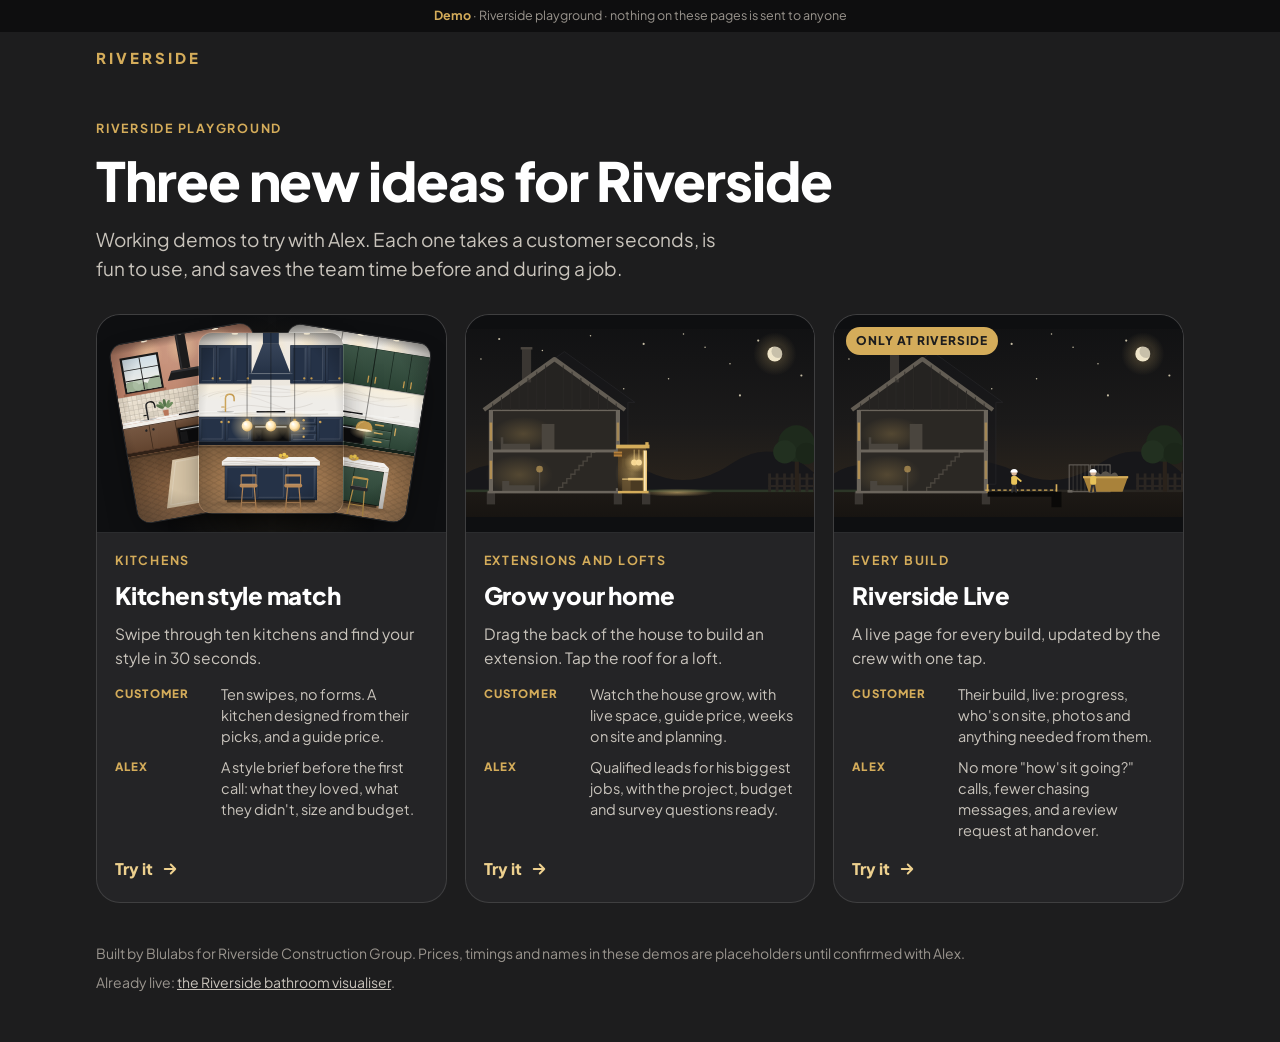
<file: index.html>
<!doctype html>
<html lang="en-GB">
<head>
<meta charset="utf-8">
<meta name="viewport" content="width=device-width,initial-scale=1,viewport-fit=cover">
<meta name="robots" content="noindex,nofollow">
<meta name="theme-color" content="#1D1D1E">
<title>Riverside playground</title>
<meta name="description" content="Three demo tools for Riverside Construction Group: Kitchen style match, Grow your home and Riverside Live.">
<link rel="preconnect" href="https://fonts.googleapis.com">
<link rel="preconnect" href="https://fonts.gstatic.com" crossorigin>
<link rel="stylesheet" href="https://fonts.googleapis.com/css2?family=Plus+Jakarta+Sans:wght@400;500;600;700;800&display=swap">
<link rel="stylesheet" href="assets/riverside.css">
<style>
.h-hero{padding:18px 16px 30px;max-width:1120px;margin:0 auto;display:flex;flex-direction:column;gap:4px}
.h-hero .rv-lead{max-width:640px}
.h-grid{display:grid;grid-template-columns:minmax(0,1fr);gap:18px;padding:0 16px 40px;max-width:1120px;margin:0 auto}
.h-card{display:flex;flex-direction:column;background:var(--rv-card);border:1px solid var(--rv-line);border-radius:24px;overflow:hidden;text-decoration:none;color:inherit;transition:transform .2s,border-color .2s,box-shadow .2s}
.h-card:hover{transform:translateY(-3px);border-color:var(--rv-line-gold);box-shadow:0 24px 50px -28px rgba(212,172,90,.45)}
.h-vis{position:relative;aspect-ratio:16/10;background:#0E0F11;overflow:hidden;border-bottom:1px solid var(--rv-line)}
.h-vis svg{width:100%;height:100%}
.h-fan{position:absolute;inset:0;display:grid;place-items:center;background:radial-gradient(circle at 50% 60%,rgba(212,172,90,.16),transparent 60%)}
.h-fan div{position:absolute;height:84%;aspect-ratio:4/5;border-radius:14px;overflow:hidden;box-shadow:0 18px 36px -14px rgba(0,0,0,.8);border:1px solid var(--rv-line);transition:transform .6s cubic-bezier(.2,.8,.2,1)}
.h-fan div:nth-child(1){transform:translateX(-52%) rotate(-10deg)}
.h-fan div:nth-child(2){transform:translateX(52%) rotate(9deg)}
.h-fan div:nth-child(3){z-index:2}
.h-card:hover .h-fan div:nth-child(1){transform:translateX(-62%) rotate(-14deg)}
.h-card:hover .h-fan div:nth-child(2){transform:translateX(62%) rotate(13deg)}
.h-house{position:absolute;inset:0;display:flex;align-items:center}
.h-house > div{width:100%}
.h-tag{position:absolute;left:12px;top:12px;z-index:3;font-size:12px;font-weight:800;letter-spacing:.08em;text-transform:uppercase;color:var(--rv-on-gold);background:var(--rv-gold);border-radius:999px;padding:5px 10px}
.h-body{padding:18px 18px 20px;display:flex;flex-direction:column;gap:12px;flex:1}
.h-body h2{font-size:24px}
.h-body > p{font-size:15.5px;color:var(--rv-body)}
.h-for{display:flex;flex-direction:column;gap:10px;margin:2px 0 4px}
.h-for div{display:grid;grid-template-columns:96px minmax(0,1fr);gap:10px;font-size:14.5px;line-height:1.45}
.h-for b{font-size:11.5px;font-weight:800;letter-spacing:.1em;text-transform:uppercase;color:var(--rv-gold);padding-top:2px}
.h-open{margin-top:auto;display:inline-flex;align-items:center;gap:8px;font-weight:800;color:var(--rv-gold-hi);font-size:16px}
.h-open svg{transition:transform .2s}
.h-card:hover .h-open svg{transform:translateX(4px)}
.h-foot{max-width:1120px;margin:0 auto;padding:0 16px 48px;display:flex;flex-direction:column;gap:8px;font-size:14px;color:var(--rv-muted)}
.h-foot a{color:var(--rv-body)}
@media (min-width:980px){.h-grid{grid-template-columns:repeat(3,minmax(0,1fr))}.h-hero{padding-top:36px}}
</style>
</head>
<body>
<div class="rv-demo"><b>Demo</b> · Riverside playground · nothing on these pages is sent to anyone</div>
<header class="rv-top" id="top"></header>
<section class="h-hero rv-screen">
  <span class="rv-eyebrow">Riverside playground</span>
  <h1>Three new ideas for Riverside</h1>
  <p class="rv-lead">Working demos to try with Alex. Each one takes a customer seconds, is fun to use, and saves the team time before and during a job.</p>
</section>
<main class="h-grid">
  <a class="h-card rv-screen" href="kitchen/" style="animation-delay:.05s">
    <div class="h-vis"><div class="h-fan" id="fan"></div></div>
    <div class="h-body">
      <span class="rv-eyebrow">Kitchens</span>
      <h2>Kitchen style match</h2>
      <p>Swipe through ten kitchens and find your style in 30 seconds.</p>
      <div class="h-for"><div><b>Customer</b><span>Ten swipes, no forms. A kitchen designed from their picks, and a guide price.</span></div>
        <div><b>Alex</b><span>A style brief before the first call: what they loved, what they didn't, size and budget.</span></div></div>
      <span class="h-open">Try it <svg width="18" height="18" viewBox="0 0 24 24" fill="none" stroke="currentColor" stroke-width="2.6" stroke-linecap="round" stroke-linejoin="round" aria-hidden="true"><path d="M5 12h14M13 6l6 6-6 6"/></svg></span>
    </div>
  </a>
  <a class="h-card rv-screen" href="extension/" style="animation-delay:.12s">
    <div class="h-vis"><div class="h-house"><div id="grow"></div></div></div>
    <div class="h-body">
      <span class="rv-eyebrow">Extensions and lofts</span>
      <h2>Grow your home</h2>
      <p>Drag the back of the house to build an extension. Tap the roof for a loft.</p>
      <div class="h-for"><div><b>Customer</b><span>Watch the house grow, with live space, guide price, weeks on site and planning.</span></div>
        <div><b>Alex</b><span>Qualified leads for his biggest jobs, with the project, budget and survey questions ready.</span></div></div>
      <span class="h-open">Try it <svg width="18" height="18" viewBox="0 0 24 24" fill="none" stroke="currentColor" stroke-width="2.6" stroke-linecap="round" stroke-linejoin="round" aria-hidden="true"><path d="M5 12h14M13 6l6 6-6 6"/></svg></span>
    </div>
  </a>
  <a class="h-card rv-screen" href="live/" style="animation-delay:.19s">
    <div class="h-vis"><span class="h-tag">Only at Riverside</span><div class="h-house"><div id="live"></div></div></div>
    <div class="h-body">
      <span class="rv-eyebrow">Every build</span>
      <h2>Riverside Live</h2>
      <p>A live page for every build, updated by the crew with one tap.</p>
      <div class="h-for"><div><b>Customer</b><span>Their build, live: progress, who's on site, photos and anything needed from them.</span></div>
        <div><b>Alex</b><span>No more "how's it going?" calls, fewer chasing messages, and a review request at handover.</span></div></div>
      <span class="h-open">Try it <svg width="18" height="18" viewBox="0 0 24 24" fill="none" stroke="currentColor" stroke-width="2.6" stroke-linecap="round" stroke-linejoin="round" aria-hidden="true"><path d="M5 12h14M13 6l6 6-6 6"/></svg></span>
    </div>
  </a>
</main>
<footer class="h-foot">
  <p>Built by Blulabs for Riverside Construction Group. Prices, timings and names in these demos are placeholders until confirmed with Alex.</p>
  <p>Already live: <a href="https://blulabsdigital-lgtm.github.io/riverside-visualiser/">the Riverside bathroom visualiser</a>.</p>
</footer>
<script src="assets/riverside.js"></script>
<script src="assets/kitchen-art.js"></script>
<script src="assets/house.js"></script>
<script>
(function () {
  RV.header(document.getElementById('top'), { home: './' });
  var cards = KitchenArt.CARDS, byId = {};
  cards.forEach(function (c) { byId[c.id] = c; });
  document.getElementById('fan').innerHTML = ['clay', 'forest', 'ink'].map(function (id) { return '<div>' + KitchenArt.svg(byId[id]) + '</div>'; }).join('');

  var grow = document.getElementById('grow'), live = document.getElementById('live');
  var gFrames = [];
  for (var d = 0; d <= 5; d += 0.5) gFrames.push({ depth: d });
  for (var i = 0; i < 5; i++) gFrames.push({ depth: 5, loft: true });
  for (i = 0; i < 5; i++) gFrames.push({ depth: 5, loft: true, upper: true });
  for (d = 5; d > 0; d -= 1) gFrames.push({ depth: d });
  var gi = 0, li = 0, prev = {};
  function tick() {
    var f = gFrames[gi % gFrames.length];
    grow.innerHTML = RVHouse.svg({ type: 'semi', depth: f.depth, loft: f.loft, upper: f.upper, pop: f.loft && !prev.loft ? 'loft' : f.upper && !prev.upper ? 'upper' : null, label: 'A house growing an extension and a loft' });
    prev = f; gi++;
  }
  function liveTick() {
    var s = li % 12;
    live.innerHTML = RVHouse.svg({ type: 'semi', depth: 5, build: { stage: Math.min(s, 9), complete: s >= 10 }, label: 'An extension being built, stage by stage' });
    li++;
  }
  tick(); liveTick();
  if (!RV.reducedMotion()) { setInterval(tick, 280); setInterval(liveTick, 900); }
})();
</script>
</body>
</html>
</file>
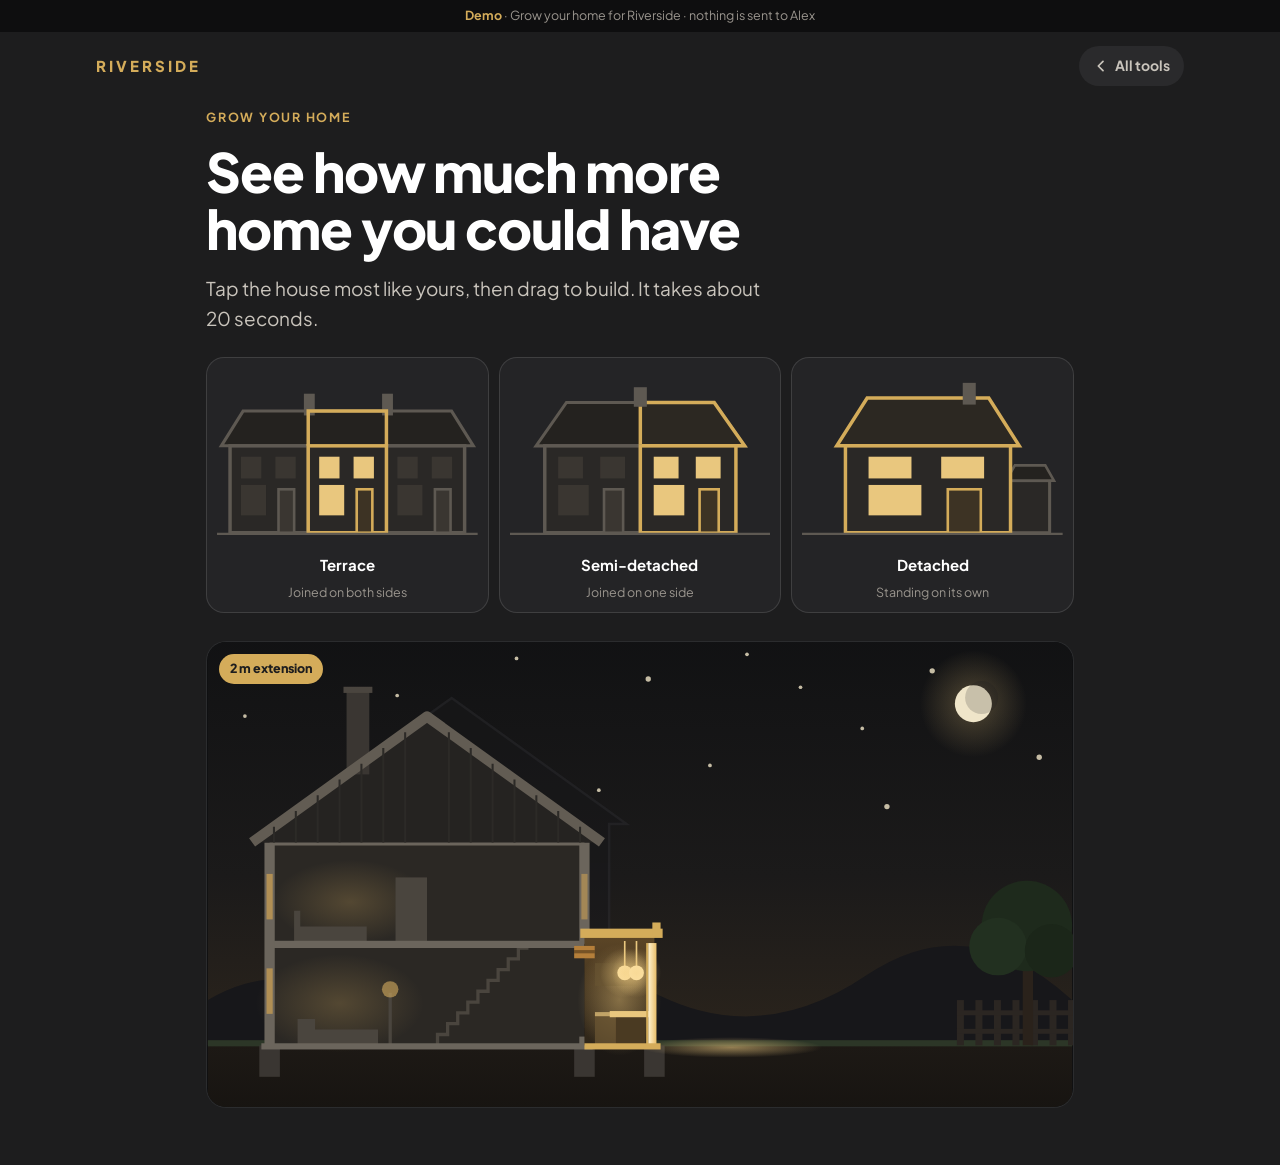
<file: extension/index.html>
<!doctype html>
<html lang="en-GB">
<head>
<meta charset="utf-8">
<meta name="viewport" content="width=device-width,initial-scale=1,viewport-fit=cover">
<meta name="robots" content="noindex,nofollow">
<meta name="theme-color" content="#1D1D1E">
<title>Grow your home · Riverside</title>
<meta name="description" content="Drag to build an extension or add a loft, and see the extra space, a guide price, the time on site and the planning route.">
<link rel="preconnect" href="https://fonts.googleapis.com">
<link rel="preconnect" href="https://fonts.gstatic.com" crossorigin>
<link rel="stylesheet" href="https://fonts.googleapis.com/css2?family=Plus+Jakarta+Sans:wght@400;500;600;700;800&display=swap">
<link rel="stylesheet" href="../assets/riverside.css">
<style>
/* House picker */
.g-pick{padding:8px 16px 56px;max-width:900px;margin:0 auto;display:flex;flex-direction:column;gap:6px}
.g-pick .rv-lead{margin-bottom:18px}
.g-houses{display:grid;grid-template-columns:repeat(3,minmax(0,1fr));gap:10px}
.g-house{appearance:none;border:1px solid var(--rv-line);background:var(--rv-card);border-radius:18px;padding:14px 10px 12px;cursor:pointer;display:flex;flex-direction:column;align-items:center;gap:10px;
  color:var(--rv-ink);transition:border-color .15s,transform .15s,background .15s;-webkit-tap-highlight-color:transparent;min-width:0}
.g-house:hover{border-color:var(--rv-line-gold);background:var(--rv-hover)}
.g-house:active{transform:scale(.97)}
.g-house svg{width:100%;height:auto}
.g-house b{font-size:15px;line-height:1.2;text-align:center}
.g-house small{font-size:12.5px;color:var(--rv-muted);text-align:center;line-height:1.3}
.g-demo{position:relative;margin-top:22px;border-radius:20px;overflow:hidden;border:1px solid var(--rv-line);aspect-ratio:420/226;background:#0E0F11}
.g-demo #demoArt,.g-demo svg{width:100%;height:100%}
.g-demo-cap{position:absolute;left:12px;top:12px;font-size:12.5px;font-weight:800;color:var(--rv-on-gold);background:var(--rv-gold);border-radius:999px;padding:5px 11px}

/* Builder */
.g-build{padding:0 0 56px;max-width:1180px;margin:0 auto}
.g-grid{display:grid;grid-template-columns:minmax(0,1fr);gap:18px}
.g-head{display:flex;flex-direction:column;gap:8px;padding:0 16px}
.g-head .rv-row{gap:8px}
.g-head h2{transition:opacity .2s}
.g-stage{position:relative;background:#0E0F11;aspect-ratio:420/226;touch-action:none;user-select:none;-webkit-user-select:none;overflow:hidden}
.g-stage svg{width:100%;height:100%;display:block}
.g-stage.dragging{cursor:ew-resize}
.g-depth{position:absolute;left:12px;top:12px;font-size:13px;font-weight:800;color:var(--rv-on-gold);background:var(--rv-gold);border-radius:999px;padding:5px 11px;opacity:0;transition:opacity .2s;pointer-events:none}
.g-depth.on{opacity:1}
.g-panel{display:flex;flex-direction:column;gap:16px;padding:0 16px}
.g-controls{display:flex;flex-direction:column;gap:12px}
.g-range{display:flex;flex-direction:column;gap:6px}
.g-range label{display:flex;justify-content:space-between;font-size:14px;font-weight:700;color:var(--rv-ink)}
.g-range label span{color:var(--rv-gold-hi)}
.g-range input{width:100%;accent-color:var(--rv-gold);height:32px;margin:0}
.g-toggles{display:grid;grid-template-columns:repeat(2,minmax(0,1fr));gap:10px}
.g-toggle{appearance:none;border:1px solid var(--rv-line);background:var(--rv-wash);color:var(--rv-ink);border-radius:14px;min-height:50px;padding:10px 12px;font-weight:700;font-size:15px;
  display:flex;align-items:center;gap:10px;cursor:pointer;-webkit-tap-highlight-color:transparent;text-align:left}
.g-toggle i{flex:none;width:24px;height:24px;border-radius:50%;display:grid;place-items:center;background:var(--rv-gold);color:var(--rv-on-gold)}
.g-toggle i svg{width:14px;height:14px}
.g-toggle[aria-pressed="true"]{border-color:var(--rv-gold);background:var(--rv-hover)}
.g-toggle[aria-pressed="true"] i{background:transparent;color:var(--rv-gold);box-shadow:inset 0 0 0 2px var(--rv-gold)}
.g-toggle[disabled]{opacity:.4;cursor:not-allowed}
.g-stats{display:grid;grid-template-columns:repeat(2,minmax(0,1fr));gap:10px}
.g-stat{background:var(--rv-card);border:1px solid var(--rv-line);border-radius:16px;padding:13px 14px;display:flex;flex-direction:column;gap:3px;min-width:0}
.g-stat b{font-size:11.5px;font-weight:700;letter-spacing:.1em;text-transform:uppercase;color:var(--rv-muted)}
.g-stat strong{font-size:clamp(20px,5.4vw,26px);font-weight:800;color:var(--rv-ink);line-height:1.15;letter-spacing:-.01em;white-space:nowrap}
.g-stat strong sup{font-size:.55em}
.g-stat.big{border-color:var(--rv-line-gold)}
.g-badge{display:inline-flex;align-items:center;gap:7px;font-size:15px;font-weight:800;line-height:1.2;color:var(--rv-ink)}
.g-badge::before{content:"";flex:none;width:10px;height:10px;border-radius:50%;background:var(--c,var(--rv-muted));box-shadow:0 0 0 4px color-mix(in srgb,var(--c,#888) 25%,transparent)}
.g-idea{display:flex;gap:12px;align-items:center;padding:14px 16px;border-radius:16px;background:linear-gradient(135deg,rgba(212,172,90,.16),rgba(212,172,90,.04));border:1px solid var(--rv-line-gold);color:var(--rv-ink);font-weight:700;font-size:16px;line-height:1.35}
.g-idea svg{flex:none;width:26px;height:26px;color:var(--rv-gold)}
.g-plan{font-size:14.5px;color:var(--rv-body);display:flex;flex-direction:column;gap:8px}
.g-plan details{background:var(--rv-card);border:1px solid var(--rv-line);border-radius:14px;padding:12px 14px}
.g-plan summary{cursor:pointer;font-weight:700;color:var(--rv-ink);list-style-position:inside}
.g-plan ul{margin:10px 0 0;padding-left:18px;display:flex;flex-direction:column;gap:6px}
.g-plan p{font-size:13.5px;color:var(--rv-muted);margin-top:8px}
@media (min-width:960px){
  .g-grid{grid-template-columns:minmax(0,1.45fr) minmax(0,1fr);align-items:start;gap:28px;padding:0 16px}
  .g-head{grid-column:1/-1;padding:0}
  .g-stage{border-radius:22px;border:1px solid var(--rv-line);position:sticky;top:16px}
  .g-panel{padding:0}
}
</style>
</head>
<body>
<div class="rv-demo"><b>Demo</b> · Grow your home for Riverside · nothing is sent to Alex</div>
<header class="rv-top" id="top"></header>
<main id="app"></main>
<p class="rv-sr" id="announce" aria-live="polite"></p>
<script src="../assets/riverside.js"></script>
<script src="../assets/house.js"></script>
<script src="app.js"></script>
</body>
</html>
</file>
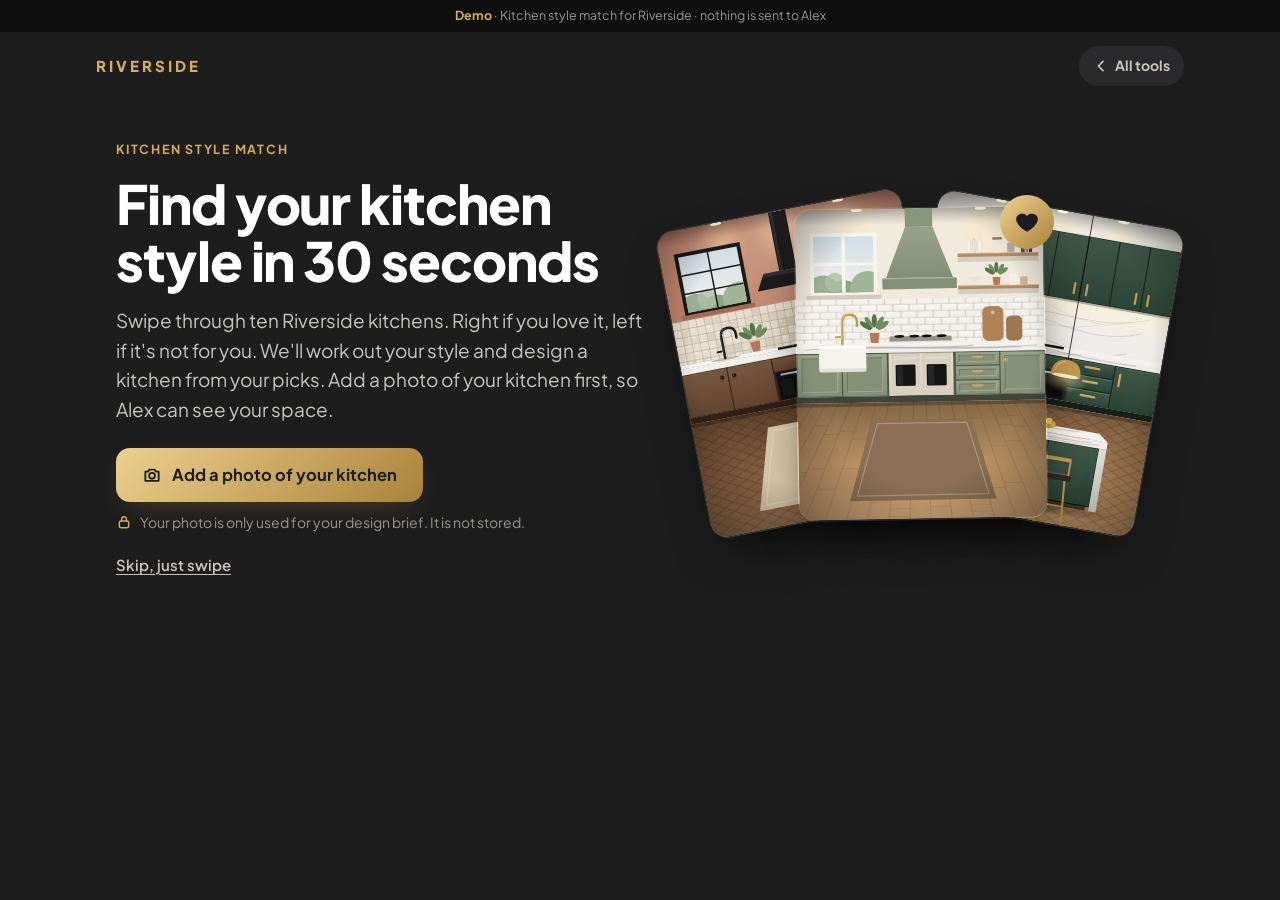
<file: kitchen/index.html>
<!doctype html>
<html lang="en-GB">
<head>
<meta charset="utf-8">
<meta name="viewport" content="width=device-width,initial-scale=1,viewport-fit=cover">
<meta name="robots" content="noindex,nofollow">
<meta name="theme-color" content="#1D1D1E">
<title>Kitchen style match · Riverside</title>
<meta name="description" content="Add a photo of your kitchen, swipe through ten Riverside kitchens and find your kitchen style in 30 seconds.">
<link rel="preconnect" href="https://fonts.googleapis.com">
<link rel="preconnect" href="https://fonts.gstatic.com" crossorigin>
<link rel="stylesheet" href="https://fonts.googleapis.com/css2?family=Plus+Jakarta+Sans:wght@400;500;600;700;800&display=swap">
<link rel="stylesheet" href="../assets/riverside.css">
<style>
/* Intro */
.k-intro{display:grid;gap:26px;align-items:center;padding:8px 16px 48px;max-width:1080px;margin:0 auto}
.k-intro-copy{display:flex;flex-direction:column;gap:6px}
.k-intro-actions{display:flex;flex-direction:column;gap:10px;margin-top:18px}
.k-safe{display:flex;gap:8px;align-items:flex-start;font-size:14px;line-height:1.45;color:var(--rv-muted)}
.k-safe svg{flex:none;margin-top:2px;color:var(--rv-gold)}
.k-skip{align-self:flex-start;padding:8px 0;min-height:44px}
.k-photo-err{font-size:14px;color:var(--rv-err)}
.k-photo-err:empty{display:none}
.k-fan{position:relative;height:clamp(250px,62vw,420px);display:grid;place-items:center}
.k-fan .k-mini{position:absolute;width:clamp(150px,40vw,250px);aspect-ratio:4/5;border-radius:18px;overflow:hidden;box-shadow:0 24px 50px -18px rgba(0,0,0,.8);border:1px solid var(--rv-line)}
.k-fan .k-mini svg{width:100%;height:100%}
.k-fan .k-mini:nth-child(1){transform:translateX(-46%) rotate(-11deg);animation:k-float 6s ease-in-out infinite}
.k-fan .k-mini:nth-child(2){transform:translateX(46%) rotate(10deg);animation:k-float 6s -2s ease-in-out infinite}
.k-fan .k-mini:nth-child(3){transform:rotate(-1deg);z-index:2;animation:k-float 6s -4s ease-in-out infinite}
.k-fan .k-heart{position:absolute;z-index:3;right:calc(50% - clamp(75px,20vw,125px) - 8px);top:10%;width:54px;height:54px;border-radius:50%;display:grid;place-items:center;
  background:linear-gradient(135deg,var(--rv-gold-hi),var(--rv-gold-deep));color:var(--rv-on-gold);animation:rv-pulse 2.2s infinite}
@keyframes k-float{0%,100%{translate:0 0}50%{translate:0 -8px}}
@media (min-width:860px){.k-intro{grid-template-columns:1.05fr .95fr;padding-top:40px}.k-intro-copy{order:-1}.k-intro-actions .rv-btn{align-self:flex-start;width:auto;min-width:300px}}

/* Photo added */
.k-got{display:flex;flex-direction:column;align-items:center;gap:22px;padding:24px 16px 60px;text-align:center;cursor:pointer}
.k-got-frame{position:relative;width:min(100%,460px,calc(50vh * var(--ar)));aspect-ratio:var(--ar);border-radius:22px;overflow:hidden;border:1px solid var(--rv-line-gold);
  box-shadow:0 30px 70px -30px rgba(212,172,90,.4);animation:k-pop .55s cubic-bezier(.2,1.4,.4,1) both}
.k-got-frame img{width:100%;height:100%;object-fit:cover}
.k-got-tick{position:absolute;right:12px;top:12px;width:48px;height:48px;border-radius:50%;display:grid;place-items:center;color:var(--rv-on-gold);
  background:linear-gradient(135deg,var(--rv-gold-hi),var(--rv-gold-deep));animation:k-pop .45s .3s cubic-bezier(.2,1.4,.4,1) both,rv-pulse 1.6s .8s 2}
.k-got h1{font-size:clamp(25px,5.6vw,36px);max-width:15em;margin:0}

/* Their photo being read: slow gold scan */
.k-scan{--ar:4/3;position:relative;width:min(100%,calc(46vh * var(--ar)));aspect-ratio:var(--ar);border-radius:22px;overflow:hidden;background:#000;
  border:1px solid var(--rv-line-gold);box-shadow:0 30px 70px -30px rgba(212,172,90,.4)}
.k-scan img{position:absolute;inset:0;width:100%;height:100%;object-fit:cover;filter:saturate(.75) brightness(.72)}
.k-scan::before{content:"";position:absolute;inset:0;background:radial-gradient(120% 90% at 50% 40%,rgba(212,172,90,0) 40%,rgba(212,172,90,.16));animation:k-breathe 3.2s ease-in-out infinite}
.k-scan-band{position:absolute;left:0;right:0;top:0;height:40%;pointer-events:none;
  background:linear-gradient(180deg,rgba(237,208,142,0),rgba(237,208,142,.08) 55%,rgba(237,208,142,.34) 94%,rgba(255,242,208,.9));
  animation:k-scan 4.4s cubic-bezier(.45,0,.55,1) infinite}
.k-scan-band::after{content:"";position:absolute;left:0;right:0;bottom:0;height:2px;background:#FFF3D6;box-shadow:0 0 18px 4px rgba(237,208,142,.75)}
.k-scan-corners i{position:absolute;width:26px;height:26px;border:2.5px solid var(--rv-gold-hi);opacity:.95}
.k-scan-corners i:nth-child(1){left:12px;top:12px;border-right:0;border-bottom:0;border-top-left-radius:9px}
.k-scan-corners i:nth-child(2){right:12px;top:12px;border-left:0;border-bottom:0;border-top-right-radius:9px}
.k-scan-corners i:nth-child(3){left:12px;bottom:12px;border-right:0;border-top:0;border-bottom-left-radius:9px}
.k-scan-corners i:nth-child(4){right:12px;bottom:12px;border-left:0;border-top:0;border-bottom-right-radius:9px}
@keyframes k-scan{from{transform:translateY(-100%)}to{transform:translateY(172%)}}
@keyframes k-breathe{0%,100%{opacity:.5}50%{opacity:1}}
.k-msg.in{animation:k-msg .5s cubic-bezier(.2,.8,.2,1) both}
@keyframes k-msg{from{opacity:0;transform:translateY(8px)}to{opacity:1;transform:none}}

/* Waiting for the engine */
.k-wait{display:grid;gap:22px;padding:8px 16px 48px;max-width:1120px;margin:0 auto}
.k-wait-photo{display:flex;justify-content:center;min-width:0}
.k-wait-copy{display:flex;flex-direction:column;gap:10px;align-items:center;text-align:center;min-width:0}
.k-wait-msg{font-size:clamp(21px,5vw,28px);line-height:1.2;font-weight:800;color:var(--rv-ink);min-height:1.25em}
.k-wait-bar{width:min(320px,100%);height:6px;border-radius:99px;background:var(--rv-wash);overflow:hidden}
.k-wait-bar i{display:block;height:100%;width:0;border-radius:99px;background:linear-gradient(90deg,var(--rv-gold-deep),var(--rv-gold-hi));transition:width .45s linear}
.k-wait-loved{display:flex;flex-direction:column;gap:10px;align-items:center;width:100%;margin-top:12px}
.k-wait-board{display:flex;flex-wrap:wrap;justify-content:center;gap:6px;width:min(400px,100%)}
.k-wait-board div{flex:none;width:calc((100% - 24px) / 5);aspect-ratio:4/5;border-radius:10px;overflow:hidden;border:1px solid var(--rv-line);animation:k-pop .5s cubic-bezier(.2,1.4,.4,1) both}
.k-wait-board svg{width:100%;height:100%}
@media (min-width:860px){
  .k-wait{grid-template-columns:minmax(0,1.25fr) minmax(0,.75fr);align-items:center;gap:44px;padding-top:30px}
  .k-wait .k-scan{width:min(100%,calc(66vh * var(--ar)))}
  .k-wait-copy,.k-wait-loved{align-items:flex-start;text-align:left}
  .k-wait-board{justify-content:flex-start;width:100%}
  .k-wait-board div{width:calc((100% - 18px) / 4)}
}

/* Swipe */
.k-swipe{display:flex;flex-direction:column;align-items:center;gap:14px;padding:4px 16px 28px}
.k-progress{width:var(--k-w);display:flex;align-items:center;gap:12px;font-size:14px;font-weight:700;color:var(--rv-ink)}
.k-bar{flex:1;height:6px;border-radius:99px;background:var(--rv-wash);overflow:hidden}
.k-bar i{display:block;height:100%;background:linear-gradient(90deg,var(--rv-gold-deep),var(--rv-gold-hi));border-radius:99px;transition:width .35s}
.k-undo{width:40px;height:40px;border-radius:50%;border:0;background:var(--rv-wash);color:var(--rv-body);display:grid;place-items:center;cursor:pointer}
.k-undo[disabled]{opacity:.35;cursor:default}
.k-stack{--k-w:min(380px,calc(100vw - 32px),calc((100vh - 330px) * .8));position:relative;width:var(--k-w);aspect-ratio:4/5;min-width:220px}
.k-swipe{--k-w:min(380px,calc(100vw - 32px),calc((100vh - 330px) * .8))}
.k-card{position:absolute;inset:0;border-radius:24px;overflow:hidden;background:#000;box-shadow:0 30px 60px -24px rgba(0,0,0,.85);border:1px solid var(--rv-line);
  touch-action:none;user-select:none;-webkit-user-select:none;cursor:grab;will-change:transform}
.k-card:active{cursor:grabbing}
.k-card.next{transform:scale(.94) translateY(14px);filter:brightness(.7);pointer-events:none}
.k-card .k-art,.k-card .k-art svg,.k-card .k-art img{width:100%;height:100%;object-fit:cover}
.k-cap{position:absolute;left:0;right:0;bottom:0;padding:60px 18px 18px;background:linear-gradient(180deg,rgba(15,15,16,0),rgba(15,15,16,.92) 55%);display:flex;flex-direction:column;gap:8px}
.k-cap h3{font-size:clamp(19px,5vw,23px)}
.k-cap .rv-row{gap:6px}
.k-cap .rv-chip{background:rgba(255,255,255,.12);color:#F2EEE8;font-size:12px;padding:4px 9px}
.k-stamp{position:absolute;top:22px;padding:7px 14px;border-radius:10px;font-weight:800;font-size:20px;letter-spacing:.06em;text-transform:uppercase;opacity:0;pointer-events:none;border:3px solid}
.k-stamp.love{left:18px;color:var(--rv-gold-hi);border-color:var(--rv-gold-hi);transform:rotate(-10deg);background:rgba(29,29,30,.55)}
.k-stamp.nope{right:18px;color:#F2EEE8;border-color:#F2EEE8;transform:rotate(10deg);background:rgba(29,29,30,.55)}
.k-actions{display:flex;gap:28px;align-items:center;justify-content:center}
.k-round{width:68px;height:68px;border-radius:50%;border:0;cursor:pointer;display:grid;place-items:center;transition:transform .15s;-webkit-tap-highlight-color:transparent}
.k-round:active{transform:scale(.92)}
.k-round.nope{background:var(--rv-wash);color:#F2EEE8;box-shadow:inset 0 0 0 1px var(--rv-line)}
.k-round.love{width:78px;height:78px;background:linear-gradient(135deg,var(--rv-gold-hi),var(--rv-gold-deep));color:var(--rv-on-gold);box-shadow:0 14px 30px -10px var(--rv-glow)}
.k-round svg{width:30px;height:30px}
.k-hint{text-align:center}

/* Building */
.k-build{display:flex;flex-direction:column;align-items:center;gap:22px;padding:40px 16px 60px;text-align:center}
.k-board{display:grid;grid-template-columns:repeat(3,minmax(0,1fr));gap:8px;width:min(360px,100%)}
.k-board div{aspect-ratio:4/5;border-radius:12px;overflow:hidden;animation:k-pop .5s cubic-bezier(.2,1.4,.4,1) both}
.k-board svg{width:100%;height:100%}
@keyframes k-pop{from{opacity:0;transform:translateY(40px) scale(.6) rotate(-6deg)}to{opacity:1;transform:none}}
.k-build-msg{font-weight:700;color:var(--rv-ink);font-size:18px;min-height:28px}

/* Result */
.k-result{padding:6px 16px 60px;max-width:1120px;margin:0 auto}
.k-res-grid{display:grid;grid-template-columns:minmax(0,1fr);gap:24px}
.k-hero-col{display:flex;flex-direction:column;gap:12px;min-width:0}
.k-hero{position:relative;border-radius:24px;overflow:hidden;border:1px solid var(--rv-line-gold);box-shadow:0 30px 70px -30px rgba(212,172,90,.35);aspect-ratio:4/5;max-height:72vh;margin:0 auto;width:100%}
.k-hero-art{position:absolute;inset:0;animation:k-wipe 1.4s cubic-bezier(.6,0,.2,1) both}
.k-hero-art svg{width:100%;height:100%}
.k-hero::after{content:"";position:absolute;top:0;bottom:0;width:3px;background:var(--rv-gold-hi);box-shadow:0 0 24px 6px rgba(237,208,142,.6);animation:k-sweep 1.4s cubic-bezier(.6,0,.2,1) both;pointer-events:none}
@keyframes k-wipe{from{clip-path:inset(0 100% 0 0)}to{clip-path:inset(0 0 0 0)}}
@keyframes k-sweep{from{left:0;opacity:1}90%{opacity:1}to{left:100%;opacity:0}}
.k-hero-tag{position:absolute;left:14px;top:14px;z-index:4;font-size:12.5px;font-weight:800;letter-spacing:.06em;color:var(--rv-on-gold);background:var(--rv-gold);padding:6px 11px;border-radius:999px;transition:background .2s,color .2s}
.k-hero.seen .k-hero-art,.k-hero.seen .k-after{animation:none}
.k-hero.seen::after{display:none}
/* Their kitchen redesigned, with their photo underneath for press and hold */
.k-hero.k-ai{aspect-ratio:var(--ar);background:#000}
.k-ai>img{position:absolute;inset:0;width:100%;height:100%;object-fit:cover;-webkit-user-select:none;user-select:none}
.k-ai .k-after{animation:k-wipe 1.5s .35s cubic-bezier(.6,0,.2,1) both;transition:opacity .22s}
.k-ai::after{animation-delay:.35s;animation-duration:1.5s;z-index:3}
.k-ai.holding .k-after{opacity:0}
.k-ai.holding .k-hero-tag{background:rgba(21,21,22,.82);color:#FFFFFF}
.k-hold{position:absolute;left:50%;bottom:14px;z-index:4;transform:translateX(-50%);display:inline-flex;align-items:center;gap:8px;max-width:calc(100% - 28px);
  min-height:46px;padding:11px 18px;border-radius:999px;border:1px solid rgba(255,255,255,.24);background:rgba(21,21,22,.74);color:#FFFFFF;
  -webkit-backdrop-filter:blur(8px);backdrop-filter:blur(8px);font-weight:700;font-size:14.5px;white-space:nowrap;cursor:pointer;
  -webkit-user-select:none;user-select:none;-webkit-touch-callout:none;touch-action:manipulation;-webkit-tap-highlight-color:transparent;transition:background .2s,color .2s,transform .15s}
.k-hold svg{flex:none}
.k-hold span{overflow:hidden;text-overflow:ellipsis}
.k-ai.holding .k-hold{background:var(--rv-gold);color:var(--rv-on-gold);border-color:var(--rv-gold);transform:translateX(-50%) scale(.97)}
.k-working::after{display:none}
.k-working .k-scan{position:absolute;inset:0;width:auto;border:0;border-radius:0;box-shadow:none;aspect-ratio:auto}
.k-working-msg{position:absolute;left:50%;bottom:16px;z-index:4;transform:translateX(-50%);max-width:calc(100% - 28px);padding:9px 16px;border-radius:999px;
  background:rgba(21,21,22,.74);-webkit-backdrop-filter:blur(8px);backdrop-filter:blur(8px);color:#FFFFFF;font-weight:700;font-size:15px;white-space:nowrap}
.k-working-msg.in{animation:k-msg-c .5s cubic-bezier(.2,.8,.2,1) both}
@keyframes k-msg-c{from{opacity:0;transform:translate(-50%,8px)}to{opacity:1;transform:translateX(-50%)}}
.k-tabs{display:flex;gap:4px;padding:4px;border-radius:999px;background:var(--rv-wash);align-self:center;max-width:100%}
.k-tabs button{appearance:none;border:0;background:none;color:var(--rv-body);font-weight:700;font-size:14.5px;padding:9px 18px;min-height:42px;border-radius:999px;cursor:pointer;white-space:nowrap}
.k-tabs button[aria-selected="true"]{background:var(--rv-raise);color:var(--rv-gold-hi);box-shadow:inset 0 0 0 1px var(--rv-line-gold)}
.k-hero-cap{font-size:13.5px;line-height:1.45;color:var(--rv-muted);text-align:center;max-width:440px;align-self:center}
/* Their photo next to the illustrated design */
.k-today{position:absolute;right:12px;bottom:12px;z-index:4;width:min(36%,180px);margin:0;border-radius:12px;overflow:hidden;background:#000;
  border:2px solid rgba(255,255,255,.88);box-shadow:0 14px 30px -8px rgba(0,0,0,.75);animation:k-pop .5s 1.45s cubic-bezier(.2,1.4,.4,1) both}
.k-today img{width:100%;object-fit:cover}
.k-today figcaption{position:absolute;left:0;right:0;bottom:0;padding:16px 8px 6px;font-size:11.5px;font-weight:800;line-height:1.2;color:#FFFFFF;background:linear-gradient(rgba(0,0,0,0),rgba(0,0,0,.8))}
.k-note{display:flex;flex-wrap:wrap;align-items:center;gap:2px 12px;padding:12px 14px;border-radius:14px;background:var(--rv-panel);border:1px solid var(--rv-line);
  font-size:14.5px;line-height:1.45;color:var(--rv-body)}
.k-note .rv-link{padding:6px 0;font-size:14.5px;color:var(--rv-gold-hi)}
.k-note .rv-link[disabled]{opacity:.6;cursor:default}
.k-res-body{display:flex;flex-direction:column;gap:20px;min-width:0}
.k-res-body h1{margin:4px 0 0}
.k-twist{color:var(--rv-gold-hi);font-weight:700;font-size:17px;margin-top:-4px}
.k-match{display:flex;flex-direction:column;gap:10px}
.k-match-row{display:grid;grid-template-columns:minmax(0,1fr) 46px;gap:4px 12px;align-items:center;font-size:14.5px;font-weight:700;color:var(--rv-ink)}
.k-match-row span:last-child{text-align:right;color:var(--rv-gold-hi)}
.k-match-row .k-track{grid-column:1/-1;height:8px;border-radius:99px;background:var(--rv-wash);overflow:hidden}
.k-match-row .k-track i{display:block;height:100%;width:0;border-radius:99px;background:linear-gradient(90deg,var(--rv-gold-deep),var(--rv-gold-hi));transition:width 1s cubic-bezier(.2,.8,.2,1)}
.k-match-row:not(:first-child) .k-track i{background:#5A564F}
.k-dna{display:flex;flex-direction:column;gap:16px}
.k-swatches{display:grid;grid-template-columns:repeat(4,minmax(0,1fr));gap:8px}
.k-sw{display:flex;flex-direction:column;gap:6px;font-size:12.5px;font-weight:700;color:var(--rv-body);min-width:0}
.k-sw i{display:block;aspect-ratio:1;border-radius:14px;border:1px solid rgba(255,255,255,.18);box-shadow:inset 0 -10px 20px rgba(0,0,0,.15)}
.k-sw span{overflow-wrap:anywhere;line-height:1.25}
.k-spec{display:grid;gap:0;border-top:1px solid var(--rv-line)}
.k-spec div{display:grid;grid-template-columns:92px minmax(0,1fr);gap:12px;padding:11px 0;border-bottom:1px solid var(--rv-line);font-size:15px}
.k-spec b{color:var(--rv-muted);font-weight:700;font-size:13px;letter-spacing:.06em;text-transform:uppercase;padding-top:2px}
.k-spec span{color:var(--rv-ink);font-weight:600}
.k-loved{display:flex;gap:8px;overflow-x:auto;padding-bottom:4px;scrollbar-width:none}
.k-loved div{flex:none;width:72px;aspect-ratio:4/5;border-radius:10px;overflow:hidden;border:1px solid var(--rv-line)}
.k-loved svg{width:100%;height:100%}
.k-label{font-size:12.5px;font-weight:700;letter-spacing:.12em;text-transform:uppercase;color:var(--rv-muted)}
.k-size{display:flex;flex-direction:column;gap:14px;border-color:var(--rv-line-gold)}
.k-size .rv-tile{flex-direction:row;align-items:center;gap:12px}
.k-size .rv-tile svg{flex:none;width:38px;height:38px;color:var(--rv-gold)}
.k-size .rv-tile div{display:flex;flex-direction:column;min-width:0}
.k-price{display:flex;flex-direction:column;gap:6px;padding:16px;border-radius:16px;background:var(--rv-panel);animation:rv-in .45s both}
.k-price .rv-btn{margin-top:10px}
/* What Alex receives */
.k-pack-pair{display:grid;grid-template-columns:repeat(2,minmax(0,1fr));gap:12px;align-items:start}
.k-pack-cell{display:flex;flex-direction:column;gap:8px;min-width:0}
.k-pack-fig{border-radius:12px;overflow:hidden;border:1px solid var(--rv-line-gold);background:#000}
.k-pack-fig img,.k-pack-fig svg{width:100%;height:100%;object-fit:cover}
.k-pack-grid{display:grid;grid-template-columns:minmax(0,1fr) minmax(0,1fr);gap:12px;align-items:start}
.k-pack-dna{display:flex;flex-direction:column;gap:10px;min-width:0}
.k-pack-pal{display:grid;grid-template-columns:repeat(2,minmax(0,1fr));gap:6px}
.k-pack-pair+.k-pack-dna .k-pack-pal{grid-template-columns:repeat(4,minmax(0,1fr))}
.k-pack-pal div{display:flex;align-items:center;gap:6px;font-size:12.5px;font-weight:700;min-width:0}
.k-pack-pal i{flex:none;width:18px;height:18px;border-radius:5px;border:1px solid rgba(255,255,255,.2)}
.k-pack-pal span{overflow-wrap:anywhere}
.k-pack-row{font-size:13px;line-height:1.35}
.k-pack-row b{color:var(--rv-muted)}
.k-pack-row span{color:var(--rv-ink)}
@media (min-width:900px){
  .k-res-grid{grid-template-columns:minmax(0,1fr) minmax(0,1fr);align-items:start;gap:40px}
  .k-hero-col{position:sticky;top:20px}
  .k-hero{max-height:none}
  .k-hero.k-ai{max-height:calc(100vh - 190px)}
}
</style>
</head>
<body>
<div class="rv-demo"><b>Demo</b> · Kitchen style match for Riverside · nothing is sent to Alex</div>
<header class="rv-top" id="top"></header>
<main id="app" aria-live="polite"></main>
<p class="rv-sr" id="announce" aria-live="assertive"></p>
<input class="rv-sr" type="file" accept="image/*" id="photo-input" tabindex="-1" aria-hidden="true">
<script src="../assets/riverside.js"></script>
<script src="../assets/kitchen-art.js"></script>
<script src="config.js"></script>
<script src="engine.js"></script>
<script src="app.js"></script>
</body>
</html>
</file>
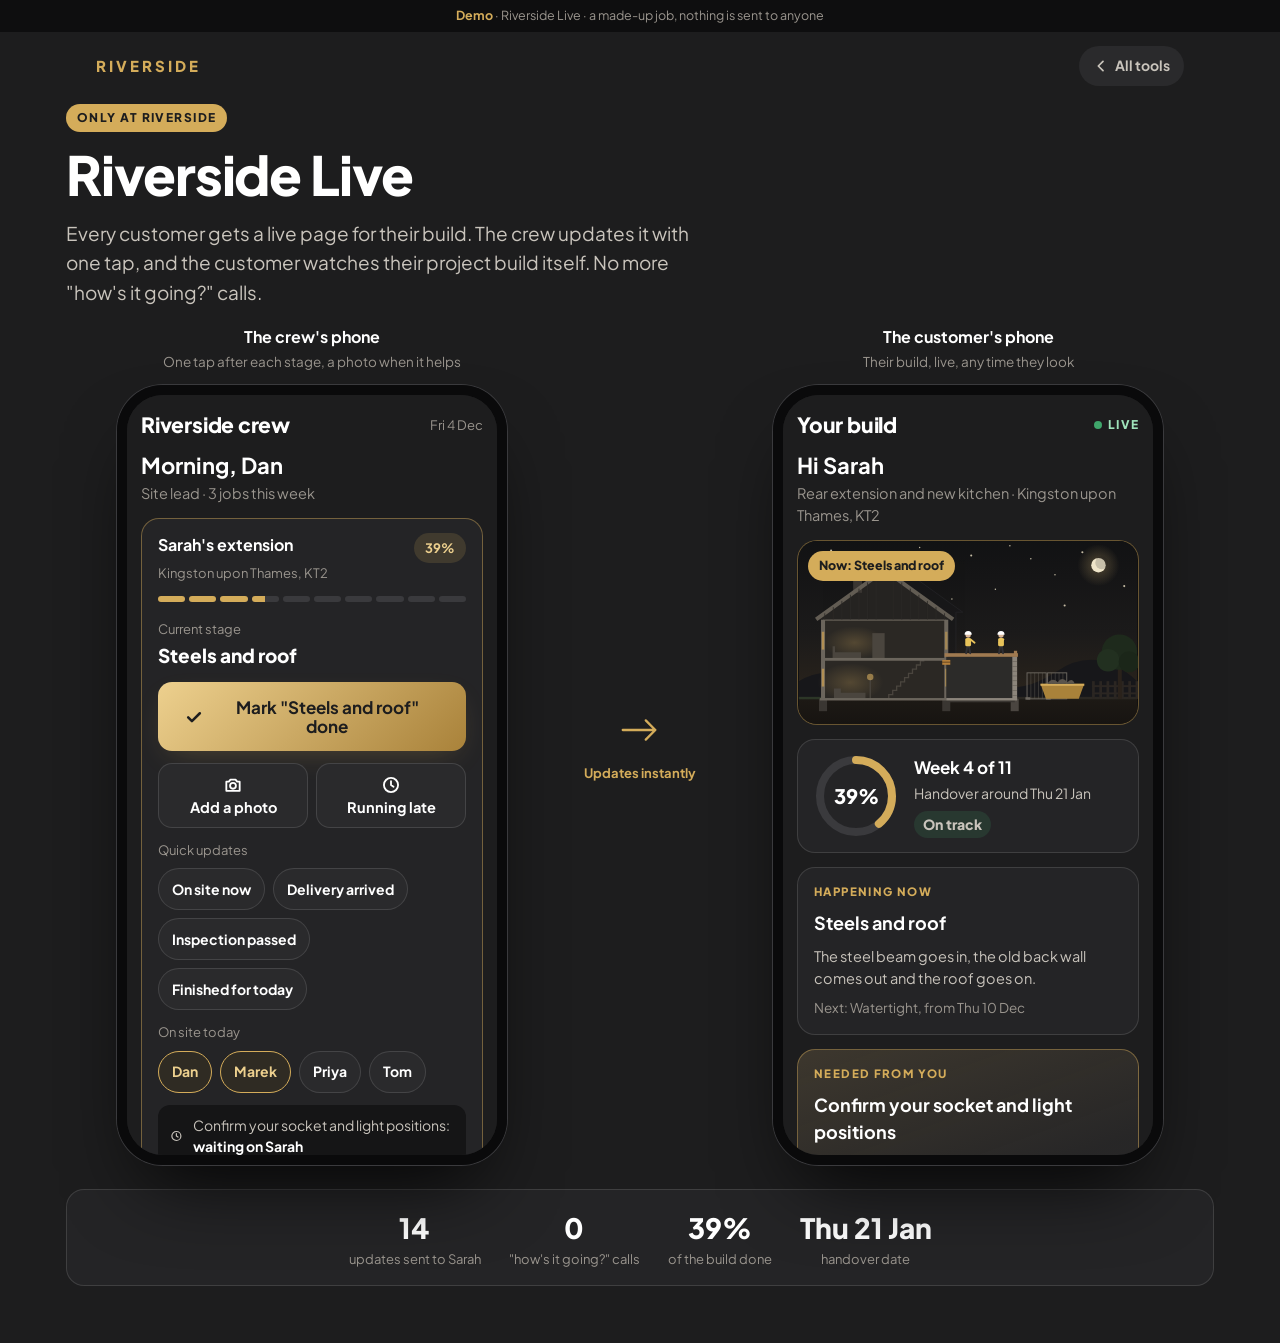
<file: live/index.html>
<!doctype html>
<html lang="en-GB">
<head>
<meta charset="utf-8">
<meta name="viewport" content="width=device-width,initial-scale=1,viewport-fit=cover">
<meta name="robots" content="noindex,nofollow">
<meta name="theme-color" content="#1D1D1E">
<title>Riverside Live · Riverside</title>
<meta name="description" content="A live page for every Riverside build. The crew updates it with one tap, and the customer watches their project build itself.">
<link rel="preconnect" href="https://fonts.googleapis.com">
<link rel="preconnect" href="https://fonts.gstatic.com" crossorigin>
<link rel="stylesheet" href="https://fonts.googleapis.com/css2?family=Plus+Jakarta+Sans:wght@400;500;600;700;800&display=swap">
<link rel="stylesheet" href="../assets/riverside.css">
<style>
.l-wrap{max-width:1180px;margin:0 auto;padding:0 16px 56px}
.l-intro{display:flex;flex-direction:column;gap:4px;margin:4px 0 18px}
.l-intro .rv-lead{max-width:640px}
.l-badge{align-self:flex-start;display:inline-flex;align-items:center;gap:8px;font-size:12px;font-weight:800;letter-spacing:.12em;text-transform:uppercase;color:var(--rv-on-gold);background:var(--rv-gold);border-radius:999px;padding:5px 11px}
.l-tabs{display:flex;background:var(--rv-panel);border:1px solid var(--rv-line);border-radius:999px;padding:4px;gap:4px;position:sticky;top:8px;z-index:20;margin-bottom:14px}
.l-tabs button{flex:1;border:0;border-radius:999px;padding:11px 10px;font-weight:700;font-size:15px;background:transparent;color:var(--rv-body);cursor:pointer;min-height:44px;-webkit-tap-highlight-color:transparent}
.l-tabs button[aria-selected="true"]{background:linear-gradient(135deg,var(--rv-gold-hi),var(--rv-gold-deep));color:var(--rv-on-gold)}
.l-tip{font-size:13.5px;color:var(--rv-muted);margin:-4px 0 12px;text-align:center}
.l-side{display:block}
.l-col{display:flex;flex-direction:column;align-items:center;gap:12px}
.l-col > .l-cap{display:none}
.l-col[hidden]{display:none!important}
.l-phone{width:100%;max-width:460px;margin:0 auto}
.l-strip{display:none}

/* Side by side on wide screens: two phones */
@media (min-width:1000px){
  .l-tabs,.l-tip{display:none}
  .l-side{display:grid;grid-template-columns:1fr auto 1fr;gap:26px;align-items:start}
  .l-col[hidden]{display:flex!important}
  .l-col > .l-cap{display:flex;flex-direction:column;align-items:center;gap:2px;text-align:center}
  .l-cap b{color:var(--rv-ink);font-size:16px}
  .l-cap span{font-size:13.5px;color:var(--rv-muted)}
  .l-phone{width:390px;height:780px;border-radius:46px;border:10px solid #0A0A0B;box-shadow:0 0 0 1px #3A3A3D,0 40px 80px -30px rgba(0,0,0,.9);overflow-y:auto;overflow-x:hidden;background:var(--rv-char);position:relative;scrollbar-width:none}
  .l-phone::-webkit-scrollbar{display:none}
  .l-arrow{align-self:center;display:flex;flex-direction:column;align-items:center;gap:10px;color:var(--rv-gold);font-size:13px;font-weight:700;max-width:130px;text-align:center}
  .l-arrow svg{width:46px;height:46px}
  .l-strip{display:flex;justify-content:center;gap:28px;flex-wrap:wrap;margin-top:24px;padding:16px 20px;border-radius:18px;background:var(--rv-card);border:1px solid var(--rv-line)}
  .l-strip div{display:flex;flex-direction:column;align-items:center}
  .l-strip b{font-size:28px;color:var(--rv-ink);font-weight:800}
  .l-strip span{font-size:13px;color:var(--rv-muted)}
}
@media (max-width:999px){.l-arrow{display:none}}

/* Shared app look inside each phone */
.l-view{display:flex;flex-direction:column;gap:14px;padding:4px 0 24px}
@media (min-width:1000px){.l-view{padding:18px 14px 28px}}
.l-appbar{display:flex;align-items:center;justify-content:space-between;gap:10px}
.l-appbar h2{font-size:21px}
.l-live{display:inline-flex;align-items:center;gap:6px;font-size:12px;font-weight:800;letter-spacing:.1em;text-transform:uppercase;color:#9FE3BA}
.l-live::before{content:"";width:8px;height:8px;border-radius:50%;background:#3FA66B;animation:l-ping 1.8s infinite}
@keyframes l-ping{0%{box-shadow:0 0 0 0 rgba(63,166,107,.7)}70%{box-shadow:0 0 0 8px rgba(63,166,107,0)}100%{box-shadow:0 0 0 0 rgba(63,166,107,0)}}
.l-hello{display:flex;flex-direction:column;gap:2px}
.l-hello h3{font-size:22px}
.l-hello p{font-size:14.5px;color:var(--rv-muted)}
.l-hero{position:relative;border-radius:20px;overflow:hidden;border:1px solid var(--rv-line-gold);aspect-ratio:420/226;background:#0E0F11}
.l-hero svg{width:100%;height:100%}
.l-hero .l-now{position:absolute;left:10px;top:10px;font-size:12.5px;font-weight:800;color:var(--rv-on-gold);background:var(--rv-gold);border-radius:999px;padding:5px 11px}
.l-hero.l-flash{animation:l-flash 1.2s}
@keyframes l-flash{0%{box-shadow:0 0 0 0 rgba(237,208,142,.9)}100%{box-shadow:0 0 0 18px rgba(237,208,142,0)}}
.l-prog{display:grid;grid-template-columns:auto minmax(0,1fr);gap:16px;align-items:center;background:var(--rv-card);border:1px solid var(--rv-line);border-radius:18px;padding:14px 16px}
.l-ring{position:relative;width:84px;height:84px}
.l-ring svg{width:84px;height:84px;transform:rotate(-90deg)}
.l-ring circle{transition:stroke-dashoffset 1s cubic-bezier(.2,.8,.2,1)}
.l-ring span{position:absolute;inset:0;display:grid;place-items:center;font-weight:800;font-size:20px;color:var(--rv-ink)}
.l-prog-txt{display:flex;flex-direction:column;gap:3px;min-width:0}
.l-prog-txt b{font-size:17px;color:var(--rv-ink)}
.l-prog-txt span{font-size:14px;color:var(--rv-body)}
.l-ok{align-self:flex-start;margin-top:3px;font-size:12px;font-weight:800;color:#9FE3BA;background:rgba(63,166,107,.15);border-radius:999px;padding:3px 9px}
.l-card{background:var(--rv-card);border:1px solid var(--rv-line);border-radius:18px;padding:15px 16px;display:flex;flex-direction:column;gap:8px}
.l-card.gold{border-color:var(--rv-line-gold);background:linear-gradient(160deg,rgba(212,172,90,.14),rgba(212,172,90,.02) 60%),var(--rv-card)}
.l-label{font-size:11.5px;font-weight:800;letter-spacing:.12em;text-transform:uppercase;color:var(--rv-gold)}
.l-card h4{margin:0;font-size:18px;color:var(--rv-ink)}
.l-card p{font-size:14.5px;color:var(--rv-body)}
.l-next{font-size:13.5px;color:var(--rv-muted)}
.l-btns{display:flex;gap:8px;flex-wrap:wrap;margin-top:4px}
.l-btns .rv-btn{min-height:46px;padding:12px 16px;font-size:15px;flex:1}
.l-team{display:flex;flex-wrap:wrap;gap:8px}
.l-person{display:flex;align-items:center;gap:8px;background:var(--rv-wash);border-radius:999px;padding:5px 12px 5px 5px;font-size:13.5px;font-weight:700;color:var(--rv-ink)}
.l-av{width:30px;height:30px;border-radius:50%;display:grid;place-items:center;font-weight:800;font-size:12.5px;background:var(--rv-char);color:var(--rv-gold);border:1px solid var(--rv-line-gold);flex:none}
.l-person small{display:block;font-size:11.5px;color:var(--rv-muted);font-weight:600}
.l-feed{display:flex;flex-direction:column;gap:10px}
.l-item{display:grid;grid-template-columns:auto minmax(0,1fr);gap:10px;align-items:start}
.l-item .l-bubble{background:var(--rv-wash);border-radius:4px 16px 16px 16px;padding:10px 12px;display:flex;flex-direction:column;gap:6px;min-width:0}
.l-item .l-bubble p{font-size:14.5px;color:var(--rv-ink);overflow-wrap:anywhere}
.l-item .l-meta{font-size:12px;color:var(--rv-muted)}
.l-item img,.l-item .l-thumb{width:100%;border-radius:10px;display:block}
.l-item .l-thumb{aspect-ratio:420/226;overflow:hidden;border:1px solid var(--rv-line)}
.l-item .l-thumb svg{width:100%;height:100%}
.l-item.l-new .l-bubble{animation:l-new 1.6s}
@keyframes l-new{0%{box-shadow:0 0 0 2px var(--rv-gold);background:var(--rv-hover)}100%{box-shadow:0 0 0 2px transparent}}
.l-tag{align-self:flex-start;font-size:11px;font-weight:800;letter-spacing:.06em;text-transform:uppercase;color:var(--rv-on-gold);background:var(--rv-gold);border-radius:999px;padding:2px 8px}
.l-tl{list-style:none;margin:0;padding:0;display:flex;flex-direction:column}
.l-tl li{display:grid;grid-template-columns:24px minmax(0,1fr) auto;gap:12px;align-items:start;position:relative;padding-bottom:14px}
.l-tl li::before{content:"";position:absolute;left:11px;top:22px;bottom:-2px;width:2px;background:var(--rv-line)}
.l-tl li:last-child::before{display:none}
.l-tl li.done::before{background:var(--rv-gold-deep)}
.l-dot{width:24px;height:24px;border-radius:50%;display:grid;place-items:center;background:var(--rv-wash);border:2px solid #4A4A4E;z-index:1}
.l-dot svg{width:13px;height:13px}
.l-tl li.done .l-dot{background:var(--rv-gold);border-color:var(--rv-gold);color:var(--rv-on-gold)}
.l-tl li.now .l-dot{border-color:var(--rv-gold);background:var(--rv-char);animation:rv-pulse 1.8s infinite}
.l-tl li.now .l-dot::after{content:"";width:8px;height:8px;border-radius:50%;background:var(--rv-gold)}
.l-tl b{display:block;font-size:15px;color:var(--rv-ink)}
.l-tl li:not(.done):not(.now) b{color:var(--rv-body);font-weight:600}
.l-tl small{font-size:12.5px;color:var(--rv-muted)}
.l-tl .l-pay{font-size:11px;font-weight:700;color:var(--rv-gold-hi);white-space:nowrap;padding-top:2px}
.l-plan{background:#0E0F11;border-radius:12px;padding:8px;border:1px solid var(--rv-line)}
.l-plan svg{width:100%;height:auto}
.l-done-card{text-align:center;align-items:center}
.l-done-card h4{font-size:22px}
.l-certs{list-style:none;margin:6px 0 0;padding:0;display:flex;flex-direction:column;gap:6px;text-align:left;width:100%}
.l-certs li{display:flex;gap:10px;align-items:center;font-size:14px;color:var(--rv-ink);background:var(--rv-wash);border-radius:12px;padding:10px 12px}
.l-certs li svg{color:var(--rv-gold);flex:none}

/* Crew */
.c-job{background:var(--rv-card);border:1px solid var(--rv-line);border-radius:18px;padding:14px 16px;display:flex;flex-direction:column;gap:12px}
.c-job.active{border-color:var(--rv-line-gold)}
.c-job-head{display:flex;justify-content:space-between;gap:10px;align-items:flex-start}
.c-job-head b{font-size:16px;color:var(--rv-ink);display:block}
.c-job-head span{font-size:13px;color:var(--rv-muted)}
.c-dots{display:flex;gap:4px}
.c-dots i{flex:1;height:6px;border-radius:99px;background:#3A3A3D}
.c-dots i.done{background:var(--rv-gold)}
.c-dots i.now{background:linear-gradient(90deg,var(--rv-gold) 50%,#3A3A3D 50%)}
.c-big{min-height:64px;font-size:17px}
.c-row{display:grid;grid-template-columns:1fr 1fr;gap:8px}
.c-row .rv-btn{flex-direction:column;gap:5px;padding:12px 8px;font-size:14.5px;min-height:64px}
.c-chips{display:flex;flex-wrap:wrap;gap:8px}
.c-chip{appearance:none;border:1px solid var(--rv-line);background:var(--rv-wash);color:var(--rv-ink);border-radius:999px;padding:9px 13px;font-size:14px;font-weight:700;cursor:pointer;min-height:42px;-webkit-tap-highlight-color:transparent}
.c-chip:active{transform:scale(.97)}
.c-chip[aria-pressed="true"]{border-color:var(--rv-gold);background:var(--rv-hover);color:var(--rv-gold-hi)}
.c-sub{font-size:13px;color:var(--rv-muted)}
.c-cust{display:flex;align-items:center;gap:10px;font-size:14px;color:var(--rv-body);background:var(--rv-panel);border-radius:12px;padding:10px 12px}
.c-cust b{color:var(--rv-ink)}
.c-undo{align-self:flex-start}
.c-other{opacity:.75}
.c-saved{font-size:13.5px;color:#BFE5CD;background:rgba(63,166,107,.12);border-radius:12px;padding:10px 12px}
.c-saved b{color:#fff}
</style>
</head>
<body>
<div class="rv-demo"><b>Demo</b> · Riverside Live · a made-up job, nothing is sent to anyone</div>
<header class="rv-top" id="top"></header>
<main class="l-wrap">
  <div class="l-intro">
    <span class="l-badge">Only at Riverside</span>
    <h1>Riverside Live</h1>
    <p class="rv-lead">Every customer gets a live page for their build. The crew updates it with one tap, and the customer watches their project build itself. No more "how's it going?" calls.</p>
  </div>
  <div class="l-tabs" role="tablist" aria-label="Choose a view">
    <button role="tab" id="tabCust" aria-selected="true" aria-controls="colCust">Customer's phone</button>
    <button role="tab" id="tabCrew" aria-selected="false" aria-controls="colCrew">Crew's phone</button>
  </div>
  <p class="l-tip">Try it: mark a stage done on the crew's phone, then come back here.</p>
  <div class="l-side">
    <section class="l-col" id="colCrew" role="tabpanel" aria-labelledby="tabCrew" hidden>
      <div class="l-cap"><b>The crew's phone</b><span>One tap after each stage, a photo when it helps</span></div>
      <div class="l-phone" id="crewPhone"><div id="crew"></div></div>
    </section>
    <div class="l-arrow" aria-hidden="true"><svg viewBox="0 0 48 48" fill="none" stroke="currentColor" stroke-width="2.4" stroke-linecap="round" stroke-linejoin="round"><path d="M6 24h34M30 14l10 10-10 10"/></svg>Updates instantly</div>
    <section class="l-col" id="colCust" role="tabpanel" aria-labelledby="tabCust">
      <div class="l-cap"><b>The customer's phone</b><span>Their build, live, any time they look</span></div>
      <div class="l-phone" id="custPhone"><div id="cust"></div></div>
    </section>
  </div>
  <div class="l-strip" id="strip"></div>
</main>
<p class="rv-sr" id="announce" aria-live="polite"></p>
<script src="../assets/riverside.js"></script>
<script src="../assets/house.js"></script>
<script src="app.js"></script>
</body>
</html>
</file>
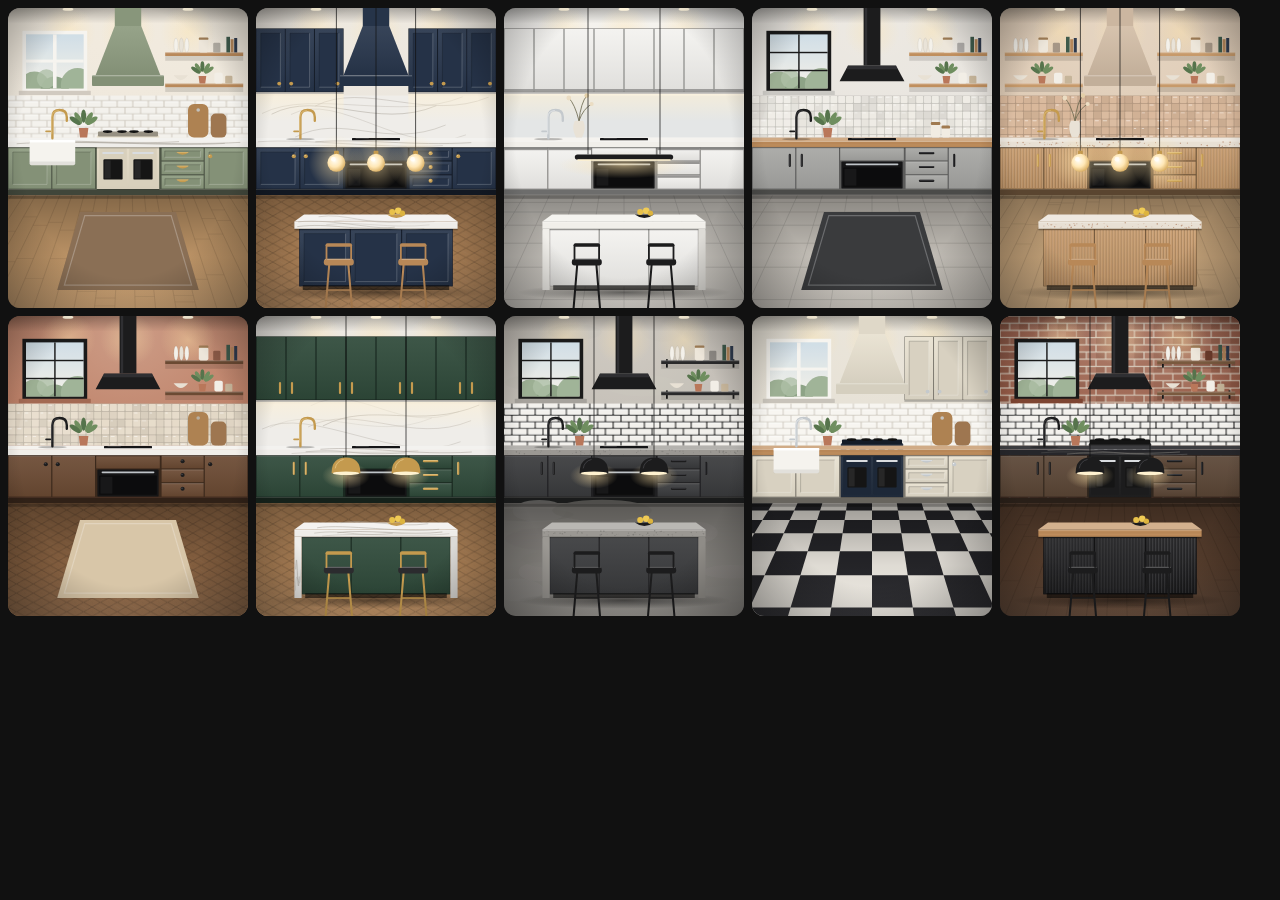
<file: tests/cards.html>
<!doctype html><html><head><meta charset="utf-8"><style>body{margin:0;background:#111;display:grid;grid-template-columns:repeat(5,240px);gap:8px;padding:8px}div{width:240px;height:300px;border-radius:12px;overflow:hidden}svg{width:100%;height:100%}</style></head><body>
<script src="../assets/kitchen-art.js"></script>
<script>KitchenArt.CARDS.forEach(c=>{const d=document.createElement('div');d.innerHTML=KitchenArt.svg(c);document.body.appendChild(d)});</script></body></html>
</file>
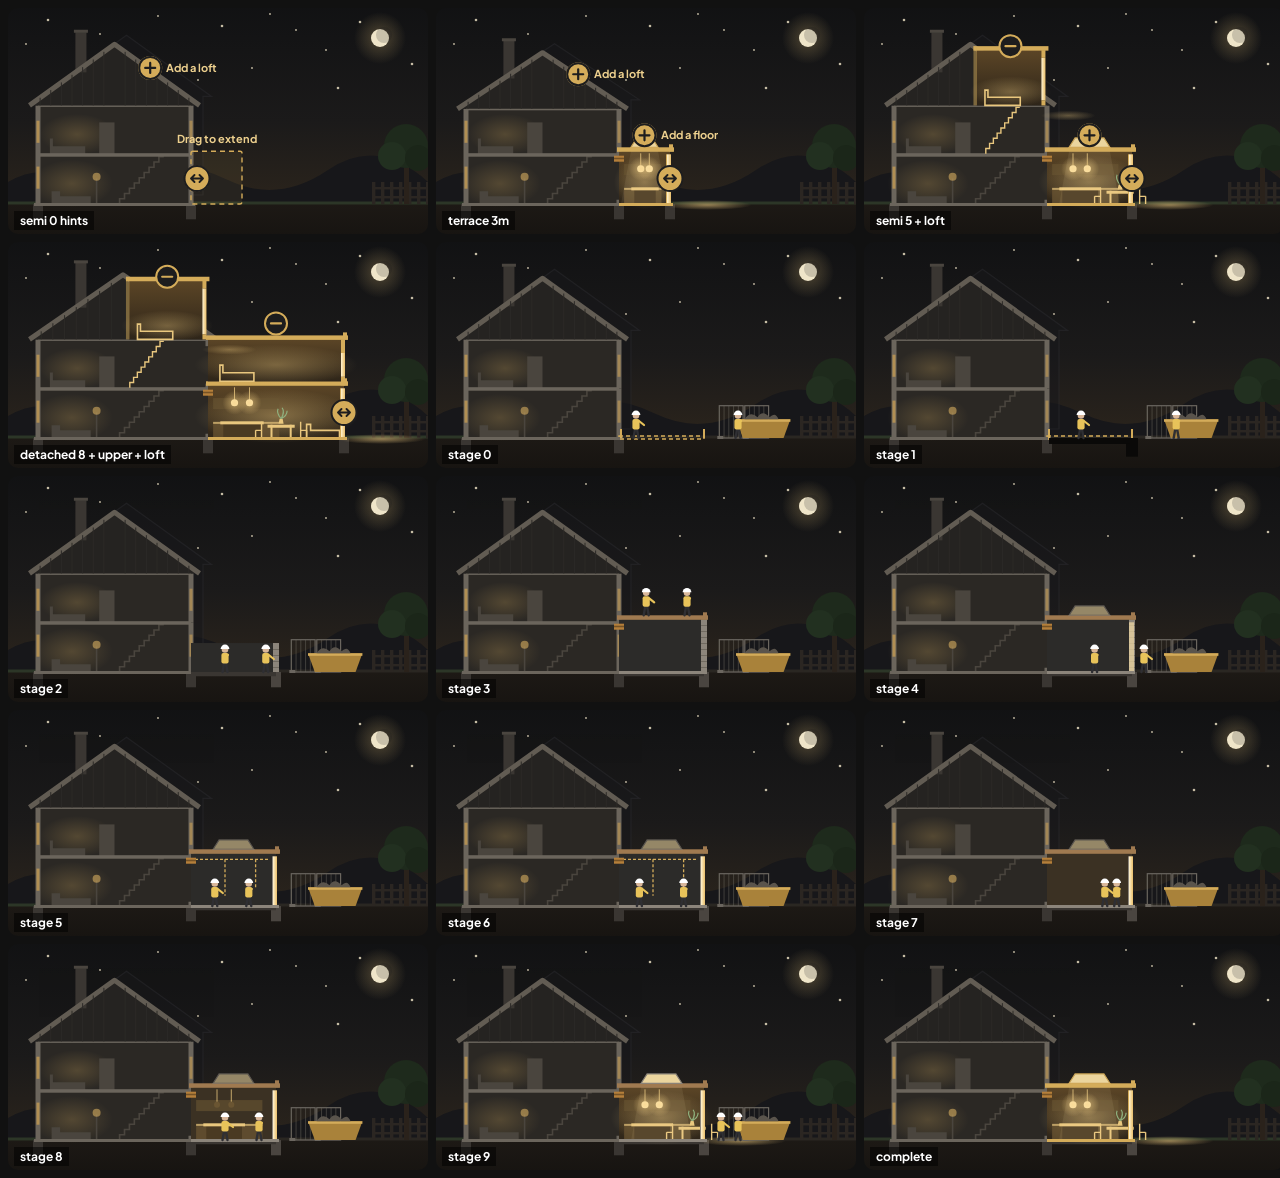
<file: tests/house.html>
<!doctype html><html><head><meta charset="utf-8"><link rel="stylesheet" href="https://fonts.googleapis.com/css2?family=Plus+Jakarta+Sans:wght@700&display=swap"><style>body{margin:0;background:#111;display:grid;grid-template-columns:repeat(3,420px);gap:8px;padding:8px;font-family:'Plus Jakarta Sans'}div{width:420px;height:226px;border-radius:10px;overflow:hidden;position:relative}b{position:absolute;left:6px;bottom:4px;color:#fff;font-size:12px;background:#0008;padding:2px 6px}</style></head><body>
<script src="../assets/house.js"></script>
<script>
const cfgs=[
 ['semi 0 hints',{type:'semi',depth:0,interactive:true,hints:{ext:true,loft:true,upper:true}}],
 ['terrace 3m',{type:'terrace',depth:3,interactive:true,hints:{loft:true,upper:true}}],
 ['semi 5 + loft',{type:'semi',depth:5,loft:true,interactive:true}],
 ['detached 8 + upper + loft',{type:'detached',depth:8,upper:true,loft:true,interactive:true}],
];
for(let s=0;s<10;s++) cfgs.push(['stage '+s,{type:'semi',depth:5,build:{stage:s,complete:false}}]);
cfgs.push(['complete',{type:'semi',depth:5,build:{stage:9,complete:true}}]);
cfgs.forEach(([n,o])=>{const d=document.createElement('div');d.innerHTML=RVHouse.svg(o)+'<b>'+n+'</b>';document.body.appendChild(d)});
</script></body></html>
</file>
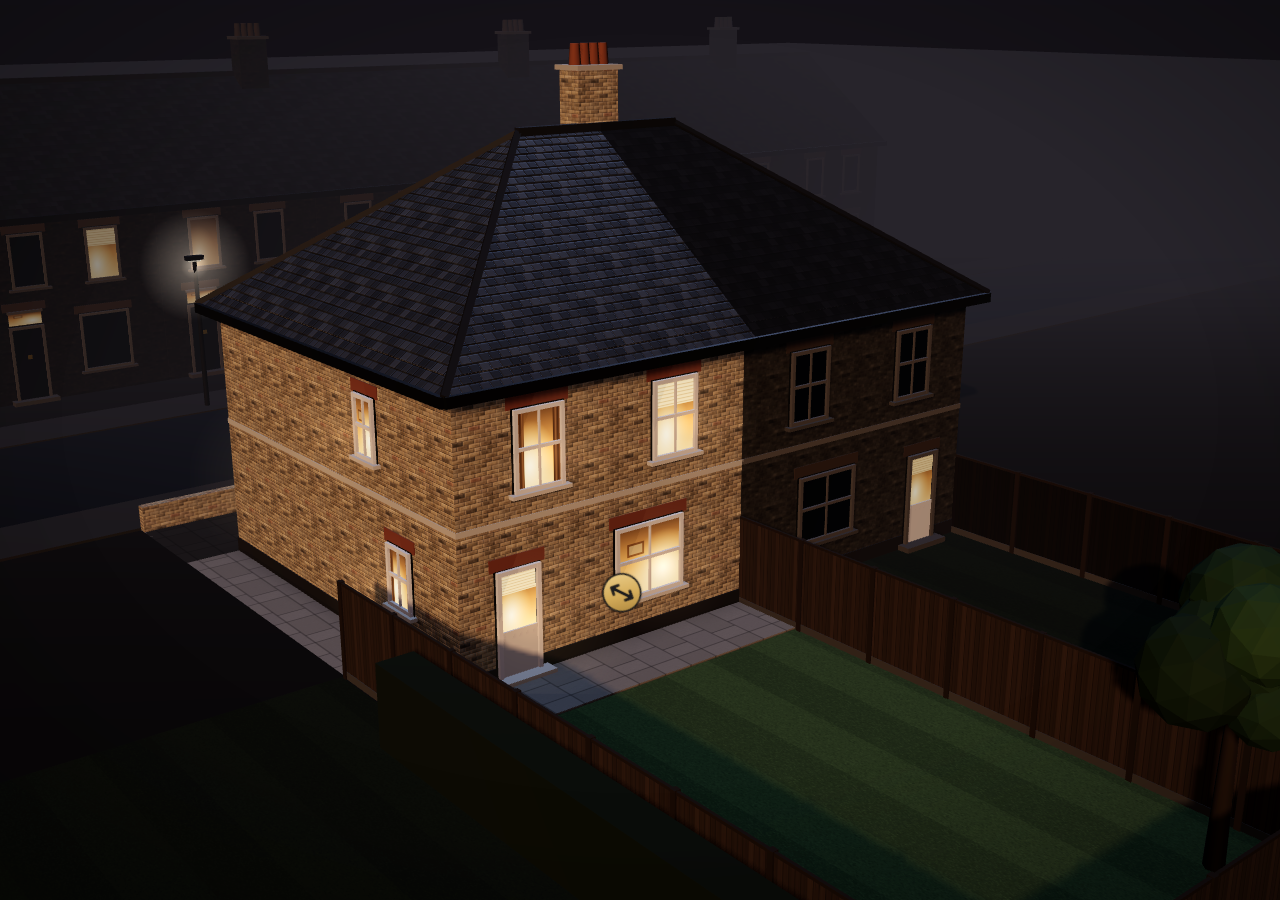
<file: tests/house3d.html>
<!doctype html>
<html lang="en-GB">
<head>
<meta charset="utf-8">
<meta name="viewport" content="width=device-width,initial-scale=1">
<meta name="robots" content="noindex,nofollow">
<title>House 3D harness · Riverside</title>
<link rel="preconnect" href="https://fonts.googleapis.com">
<link rel="preconnect" href="https://fonts.gstatic.com" crossorigin>
<link rel="stylesheet" href="https://fonts.googleapis.com/css2?family=Plus+Jakarta+Sans:wght@400;600;700;800&display=swap">
<style>
html,body{margin:0;height:100%;background:#1D1D1E;overflow:hidden}
#stage{position:relative;width:100vw;height:100vh;background:#0E0F11}
#err{position:absolute;left:16px;top:16px;color:#FF8A80;font:600 14px/1.4 "Plus Jakarta Sans",system-ui,sans-serif}
</style>
<script type="importmap">{"imports":{"three":"../assets/vendor/three/three.module.min.js","three/addons/":"../assets/vendor/three/"}}</script>
</head>
<body>
<div id="stage"></div>
<script type="module">
/* One 3D house, full size. Query: type, depth, upper, loft, hints, interactive, autorotate, stage, complete, w, h, view (theta,phi), scroll */
import { createHouse3D, isWebGLAvailable } from '../assets/house3d.js';
const q = new URLSearchParams(location.search);
const num = (k, d) => (q.has(k) ? +q.get(k) : d);
const bool = (k, d) => (q.has(k) ? !/^(0|false|no)$/i.test(q.get(k)) : d);
const el = document.getElementById('stage');
if (q.has('w')) el.style.width = num('w') + 'px';
if (q.has('h')) el.style.height = num('h') + 'px';
// scroll=1: put the house in a tall page to check that vertical swipes still scroll
if (bool('scroll', false)) {
  for (const n of [document.documentElement, document.body]) { n.style.overflow = 'visible'; n.style.height = 'auto'; }
  el.insertAdjacentHTML('afterend', '<div style="height:2000px"></div>');
}
const opts = {
  type: q.get('type') || 'semi', depth: num('depth', 0), upper: bool('upper', false), loft: bool('loft', false),
  hints: bool('hints', false), interactive: bool('interactive', true), autoRotate: bool('autorotate', false), view: q.has('view') ? { theta: +q.get('view').split(',')[0], phi: +q.get('view').split(',')[1] } : undefined
};
if (q.has('stage') || q.has('complete')) opts.build = { stage: num('stage', 0), complete: bool('complete', false) };
window.__events = [];
window.__webgl = isWebGLAvailable();
try {
  const h = createHouse3D(el, opts);
  window.__house = h;
  ['depth', 'change', 'toggle', 'blocked'].forEach(ev => h.on(ev, a => window.__events.push([ev, a])));
  h.on('ready', () => { window.__ready = true; });
} catch (e) {
  window.__error = e.message;
  document.getElementById('err') || el.insertAdjacentHTML('beforeend', '<p id="err"></p>');
  document.getElementById('err').textContent = e.message;
  window.__ready = true;
}
</script>
</body>
</html>
</file>
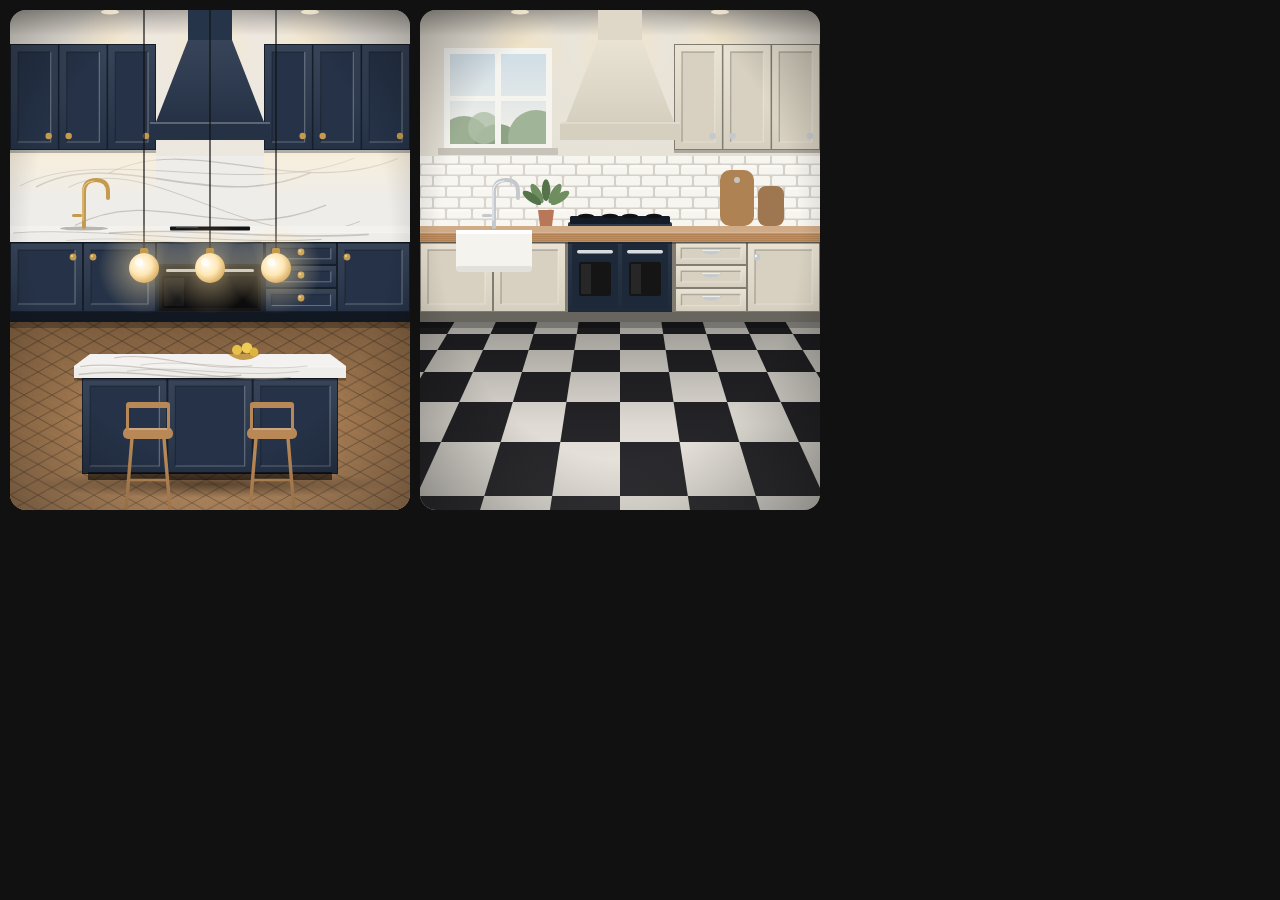
<file: tests/one.html>
<!doctype html><html><head><meta charset="utf-8"><style>body{margin:0;background:#111;display:flex;gap:10px;padding:10px}div{width:400px;height:500px;border-radius:16px;overflow:hidden}svg{width:100%;height:100%}</style></head><body>
<script src="../assets/kitchen-art.js"></script>
<script>const ids=(location.hash.slice(1)||'ink,cream').split(',');KitchenArt.CARDS.filter(c=>ids.includes(c.id)).forEach(c=>{const d=document.createElement('div');d.innerHTML=KitchenArt.svg(c);document.body.appendChild(d)});</script></body></html>
</file>
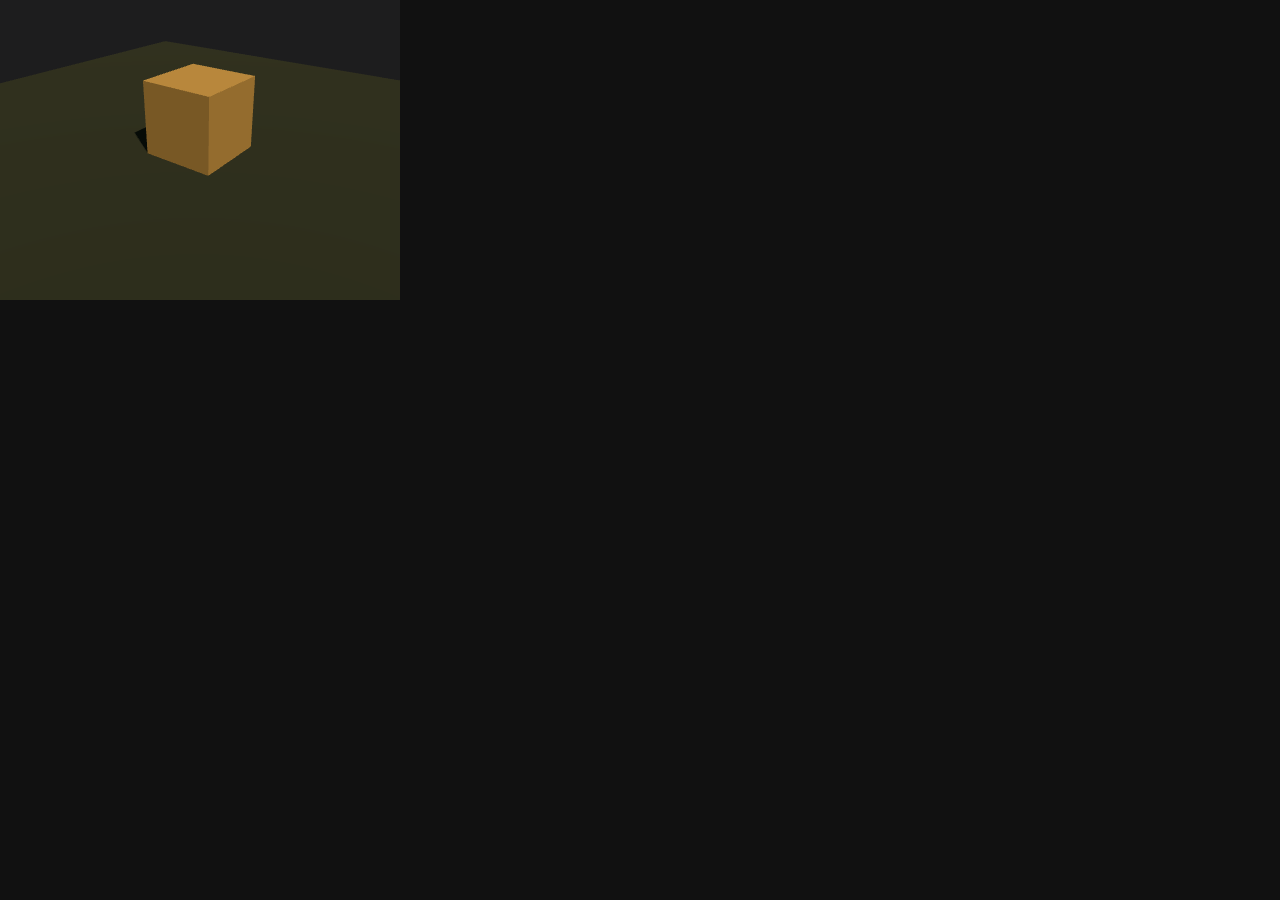
<file: tests/webgl-check.html>
<!doctype html><html><head><meta charset="utf-8"><style>body{margin:0;background:#111}canvas{display:block}</style>
<script type="importmap">{"imports":{"three":"../assets/vendor/three/three.module.min.js","three/addons/":"../assets/vendor/three/"}}</script></head><body>
<script type="module">
import * as THREE from 'three';
import { OrbitControls } from 'three/addons/OrbitControls.js';
const r = new THREE.WebGLRenderer({ antialias: true }); r.setSize(400, 300); r.shadowMap.enabled = true; document.body.appendChild(r.domElement);
const s = new THREE.Scene(); s.background = new THREE.Color('#1d1d1e');
const c = new THREE.PerspectiveCamera(40, 4/3, 0.1, 100); c.position.set(6, 5, 8); c.lookAt(0, 1, 0);
new OrbitControls(c, r.domElement);
const l = new THREE.DirectionalLight('#ffe0b0', 2.5); l.position.set(5, 8, 3); l.castShadow = true; s.add(l, new THREE.HemisphereLight('#8090a0', '#202018', 1));
const box = new THREE.Mesh(new THREE.BoxGeometry(2, 2, 2), new THREE.MeshStandardMaterial({ color: '#D4AC5A' })); box.position.y = 1; box.castShadow = true; s.add(box);
const g = new THREE.Mesh(new THREE.PlaneGeometry(20, 20), new THREE.MeshStandardMaterial({ color: '#2c3627' })); g.rotation.x = -Math.PI/2; g.receiveShadow = true; s.add(g);
r.render(s, c); window.ok = r.getContext().getParameter(r.getContext().RENDERER);
</script></body></html>
</file>
<file: assets/riverside.css>
/* Riverside playground: shared look for every demo tool.
   Same family as the bathroom visualiser: Riverside black (#1D1D1E, the logo background)
   with Riverside Bathrooms & Interiors gold (#D4AC5A). */
:root{
  --rv-ink:#FFFFFF; --rv-body:#C9C4BC; --rv-muted:#9A958E;
  --rv-gold:#D4AC5A; --rv-gold-deep:#A9823A; --rv-gold-hi:#EDD08E; --rv-on-gold:#1D1D1E;
  --rv-char:#1D1D1E; --rv-panel:#151516; --rv-card:#242426; --rv-wash:#2A2A2C; --rv-raise:#323235;
  --rv-hover:#2F2B23; --rv-line:rgba(255,255,255,.12); --rv-line-gold:rgba(212,172,90,.45); --rv-glow:rgba(212,172,90,.3);
  --rv-ok:#3FA66B; --rv-amber:#E0A33A; --rv-copper:#E2704F; --rv-err:#FF8A80;
  --rv-radius:22px;
  color-scheme:dark;
}
*,*::before,*::after{box-sizing:border-box}
html{-webkit-text-size-adjust:100%;background:var(--rv-char)}
body{margin:0;min-height:100vh;background:var(--rv-char);color:var(--rv-body);
  font:400 17px/1.55 "Plus Jakarta Sans",system-ui,-apple-system,"Segoe UI",Roboto,sans-serif;
  -webkit-font-smoothing:antialiased;overflow-x:hidden}
img,svg{display:block;max-width:100%}
button,input{font:inherit;color:inherit}
a{color:var(--rv-gold)}
:focus-visible{outline:2px solid var(--rv-gold-hi);outline-offset:3px;border-radius:8px}
[hidden]{display:none!important}
.rv-sr{position:absolute!important;width:1px;height:1px;overflow:hidden;clip:rect(0 0 0 0);white-space:nowrap}

/* Demo strip and header */
.rv-demo{background:#0E0E0F;color:var(--rv-muted);font-size:12.5px;line-height:1.4;text-align:center;padding:7px 16px}
.rv-demo b{color:var(--rv-gold);font-weight:700}
.rv-top{display:flex;align-items:center;justify-content:space-between;gap:12px;padding:14px 16px;max-width:1120px;margin:0 auto}
.rv-brand{display:flex;align-items:center;gap:10px;text-decoration:none;min-width:0}
.rv-logo{height:40px;width:auto;filter:url(#rv-gold)}
.rv-wordmark{font-weight:800;letter-spacing:.2em;color:var(--rv-gold);font-size:15px;white-space:nowrap}
.rv-back{display:inline-flex;align-items:center;gap:6px;font-size:14px;font-weight:700;color:var(--rv-body);text-decoration:none;
  padding:9px 14px;border-radius:999px;background:var(--rv-wash);white-space:nowrap;min-height:40px}
.rv-back:hover{color:var(--rv-ink)}
.rv-wrap{max-width:1120px;margin:0 auto;padding:0 16px}
.rv-narrow{max-width:620px;margin:0 auto;padding:0 16px}

/* Type */
.rv-eyebrow{display:inline-block;font-size:12.5px;font-weight:700;letter-spacing:.14em;text-transform:uppercase;color:var(--rv-gold)}
h1{font-size:clamp(31px,6.4vw,54px);line-height:1.05;letter-spacing:-.02em;color:var(--rv-ink);margin:10px 0 12px;font-weight:800;text-wrap:balance}
h2{font-size:clamp(23px,4.2vw,32px);line-height:1.15;letter-spacing:-.01em;color:var(--rv-ink);margin:0;font-weight:800;text-wrap:balance}
h3{font-size:18px;line-height:1.3;color:var(--rv-ink);margin:0;font-weight:700}
p{margin:0}
.rv-lead{font-size:clamp(16px,2.3vw,19px);color:var(--rv-body);max-width:560px;text-wrap:pretty}
.rv-small{font-size:14px;color:var(--rv-muted)}
.rv-gold{color:var(--rv-gold)}

/* Buttons */
.rv-btn{display:inline-flex;align-items:center;justify-content:center;gap:10px;border:0;cursor:pointer;text-decoration:none;
  font-weight:700;font-size:16.5px;line-height:1.1;padding:16px 26px;min-height:54px;border-radius:14px;
  background:linear-gradient(135deg,var(--rv-gold-hi),var(--rv-gold-deep));color:var(--rv-on-gold);
  box-shadow:0 10px 30px -12px var(--rv-glow);transition:transform .15s,box-shadow .15s,filter .15s;-webkit-tap-highlight-color:transparent}
.rv-btn:hover{filter:brightness(1.06);box-shadow:0 14px 34px -12px rgba(212,172,90,.55)}
.rv-btn:active{transform:scale(.98)}
.rv-btn.ghost{background:var(--rv-wash);color:var(--rv-ink);box-shadow:inset 0 0 0 1px var(--rv-line)}
.rv-btn.ghost:hover{box-shadow:inset 0 0 0 1px var(--rv-line-gold)}
.rv-btn.block{width:100%}
.rv-btn[disabled]{opacity:.45;cursor:not-allowed;filter:none}
.rv-btn svg{width:20px;height:20px;flex:none}
.rv-link{background:none;border:0;color:var(--rv-body);text-decoration:underline;text-underline-offset:3px;cursor:pointer;font-weight:600;padding:10px 6px;font-size:15px}
.rv-link:hover{color:var(--rv-ink)}

/* Cards, tiles, chips */
.rv-card{background:var(--rv-card);border:1px solid var(--rv-line);border-radius:var(--rv-radius);padding:clamp(18px,4vw,28px)}
.rv-tiles{display:grid;grid-template-columns:repeat(2,minmax(0,1fr));gap:10px}
.rv-tile{appearance:none;border:1px solid var(--rv-line);background:var(--rv-wash);border-radius:16px;padding:14px;text-align:left;cursor:pointer;
  display:flex;flex-direction:column;gap:3px;color:var(--rv-ink);min-height:44px;transition:border-color .15s,background .15s,transform .15s;-webkit-tap-highlight-color:transparent}
.rv-tile:hover{border-color:var(--rv-line-gold)}
.rv-tile:active{transform:scale(.98)}
.rv-tile b{font-size:16px}
.rv-tile small{color:var(--rv-muted);font-size:13.5px;line-height:1.35}
.rv-tile[aria-pressed="true"]{border-color:var(--rv-gold);box-shadow:inset 0 0 0 1px var(--rv-gold);background:var(--rv-hover)}
.rv-chip{display:inline-flex;align-items:center;gap:6px;font-size:13px;font-weight:700;padding:5px 11px;border-radius:999px;background:var(--rv-wash);color:var(--rv-body);white-space:nowrap}
.rv-chip.gold{background:rgba(212,172,90,.16);color:var(--rv-gold-hi)}
.rv-price{font-size:clamp(27px,5.4vw,36px);font-weight:800;color:var(--rv-ink);letter-spacing:-.01em;line-height:1.1}
.rv-divider{height:1px;background:var(--rv-line);border:0;margin:0}

/* Screens fade in */
.rv-screen{animation:rv-in .45s cubic-bezier(.2,.8,.2,1) both}
@keyframes rv-in{from{opacity:0;transform:translateY(14px)}to{opacity:1;transform:none}}
@keyframes rv-up{from{transform:translateY(40px);opacity:0}to{transform:none;opacity:1}}
@keyframes rv-pulse{0%{box-shadow:0 0 0 0 rgba(212,172,90,.55)}70%{box-shadow:0 0 0 14px rgba(212,172,90,0)}100%{box-shadow:0 0 0 0 rgba(212,172,90,0)}}

/* Bottom sheet (details form and what Alex receives) */
.rv-sheet{position:fixed;inset:0;z-index:60;display:flex;align-items:flex-end;justify-content:center;background:rgba(0,0,0,.62);
  -webkit-backdrop-filter:blur(4px);backdrop-filter:blur(4px)}
.rv-sheet-panel{position:relative;width:min(600px,100%);max-height:94vh;overflow:auto;overscroll-behavior:contain;background:var(--rv-card);
  border-radius:24px 24px 0 0;padding:22px 18px calc(24px + env(safe-area-inset-bottom));animation:rv-up .35s cubic-bezier(.2,.8,.2,1);
  display:flex;flex-direction:column;gap:18px}
.rv-sheet-panel>*{flex-shrink:0}
.rv-sheet-close{position:absolute;top:12px;right:12px;width:44px;height:44px;border-radius:50%;border:0;background:var(--rv-wash);cursor:pointer;display:grid;place-items:center}
.rv-sheet-close svg{width:18px;height:18px}
@media (min-width:700px){.rv-sheet{align-items:center;padding:20px}.rv-sheet-panel{border-radius:24px;padding:28px}}
.rv-recap{display:flex;flex-wrap:wrap;gap:8px}
.rv-form{display:flex;flex-direction:column;gap:12px}
.rv-field{display:flex;flex-direction:column;gap:6px}
.rv-field label{font-size:14px;font-weight:700;color:var(--rv-ink)}
.rv-field input{width:100%;font-size:16px;padding:14px 15px;border-radius:12px;border:1px solid var(--rv-line);background:#1A1A1B;color:var(--rv-ink);min-height:50px}
.rv-field input:focus{outline:none;border-color:var(--rv-gold);box-shadow:0 0 0 3px rgba(212,172,90,.2)}
.rv-field .rv-err{font-size:13.5px;color:var(--rv-err);min-height:0}
.rv-row{display:flex;flex-wrap:wrap;gap:10px;align-items:center}
.rv-row.split{justify-content:space-between}

/* What Alex receives */
.rv-thanks{display:flex;flex-direction:column;gap:8px;text-align:center;align-items:center;padding-top:8px}
.rv-tick{width:58px;height:58px;border-radius:50%;display:grid;place-items:center;background:linear-gradient(135deg,var(--rv-gold-hi),var(--rv-gold-deep));color:var(--rv-on-gold);animation:rv-pulse 1.6s 2}
.rv-tick svg{width:28px;height:28px}
.rv-pack-head{display:flex;flex-direction:column;gap:4px}
.rv-wa{background:#0B141A;border-radius:18px;padding:12px;display:flex;flex-direction:column;gap:8px}
.rv-wa-top{display:flex;align-items:center;gap:10px;color:#E9EDEF;font-size:14px;font-weight:700}
.rv-wa-av{width:32px;height:32px;border-radius:50%;background:var(--rv-char);display:grid;place-items:center;color:var(--rv-gold);font-weight:800;font-size:13px;border:1px solid var(--rv-line-gold)}
.rv-wa-bubble{align-self:flex-end;max-width:92%;background:#005C4B;color:#E9EDEF;border-radius:12px 4px 12px 12px;padding:9px 11px 6px;font-size:14.5px;line-height:1.45;white-space:pre-wrap;overflow-wrap:anywhere}
.rv-wa-time{display:block;text-align:right;font-size:11px;color:rgba(233,237,239,.6);margin-top:2px}
.rv-pack{border-radius:18px;overflow:hidden;border:1px solid var(--rv-line-gold);background:var(--rv-panel)}
.rv-pack-bar{background:linear-gradient(135deg,var(--rv-gold-hi),var(--rv-gold-deep));color:var(--rv-on-gold);padding:12px 16px;display:flex;justify-content:space-between;gap:10px;align-items:center;font-weight:800;font-size:15px}
.rv-pack-bar span{font-size:12px;font-weight:700;opacity:.8;white-space:nowrap}
.rv-pack-body{padding:16px;display:flex;flex-direction:column;gap:16px}
.rv-pack-grid{display:grid;grid-template-columns:repeat(2,minmax(0,1fr));gap:12px 16px}
.rv-pack-grid div{display:flex;flex-direction:column;gap:1px;min-width:0}
.rv-pack-grid b{font-size:11.5px;letter-spacing:.08em;text-transform:uppercase;color:var(--rv-muted);font-weight:700}
.rv-pack-grid span{font-size:15.5px;font-weight:700;color:var(--rv-ink);overflow-wrap:anywhere}
.rv-pack-list{list-style:none;margin:0;padding:0;display:flex;flex-direction:column;gap:8px}
.rv-pack-list li{display:flex;gap:10px;align-items:flex-start;font-size:15px;color:var(--rv-body)}
.rv-pack-list li::before{content:"";flex:none;width:18px;height:18px;margin-top:2px;border-radius:50%;
  background:var(--rv-gold) url("data:image/svg+xml,%3Csvg xmlns='http://www.w3.org/2000/svg' viewBox='0 0 24 24' fill='none' stroke='%231D1D1E' stroke-width='3.2' stroke-linecap='round' stroke-linejoin='round'%3E%3Cpath d='M5 12.5l4.5 4.5L19 7.5'/%3E%3C/svg%3E") center/12px no-repeat}
.rv-pack-label{font-size:12px;letter-spacing:.12em;text-transform:uppercase;color:var(--rv-gold);font-weight:700}
.rv-saving{display:flex;flex-direction:column;gap:2px;padding:12px 14px;border-radius:14px;background:rgba(63,166,107,.12);color:#BFE5CD;font-size:14px;font-weight:600;line-height:1.4}
.rv-saving small{font-size:11.5px;letter-spacing:.1em;text-transform:uppercase;font-weight:700;color:#8FD3AA}
.rv-saving b{color:#FFFFFF;font-size:21px;font-weight:800}

/* Toast */
.rv-toast{position:fixed;left:50%;bottom:calc(20px + env(safe-area-inset-bottom));transform:translateX(-50%);z-index:80;max-width:calc(100% - 32px);
  background:var(--rv-ink);color:var(--rv-char);font-weight:700;font-size:15px;padding:12px 18px;border-radius:999px;box-shadow:0 12px 30px rgba(0,0,0,.4);
  animation:rv-up .3s cubic-bezier(.2,.8,.2,1)}

/* Confetti canvas */
.rv-confetti{position:fixed;inset:0;pointer-events:none;z-index:90}

@media (prefers-reduced-motion:reduce){
  *,*::before,*::after{animation-duration:.01ms!important;animation-iteration-count:1!important;transition-duration:.01ms!important;scroll-behavior:auto!important}
}
</file>
